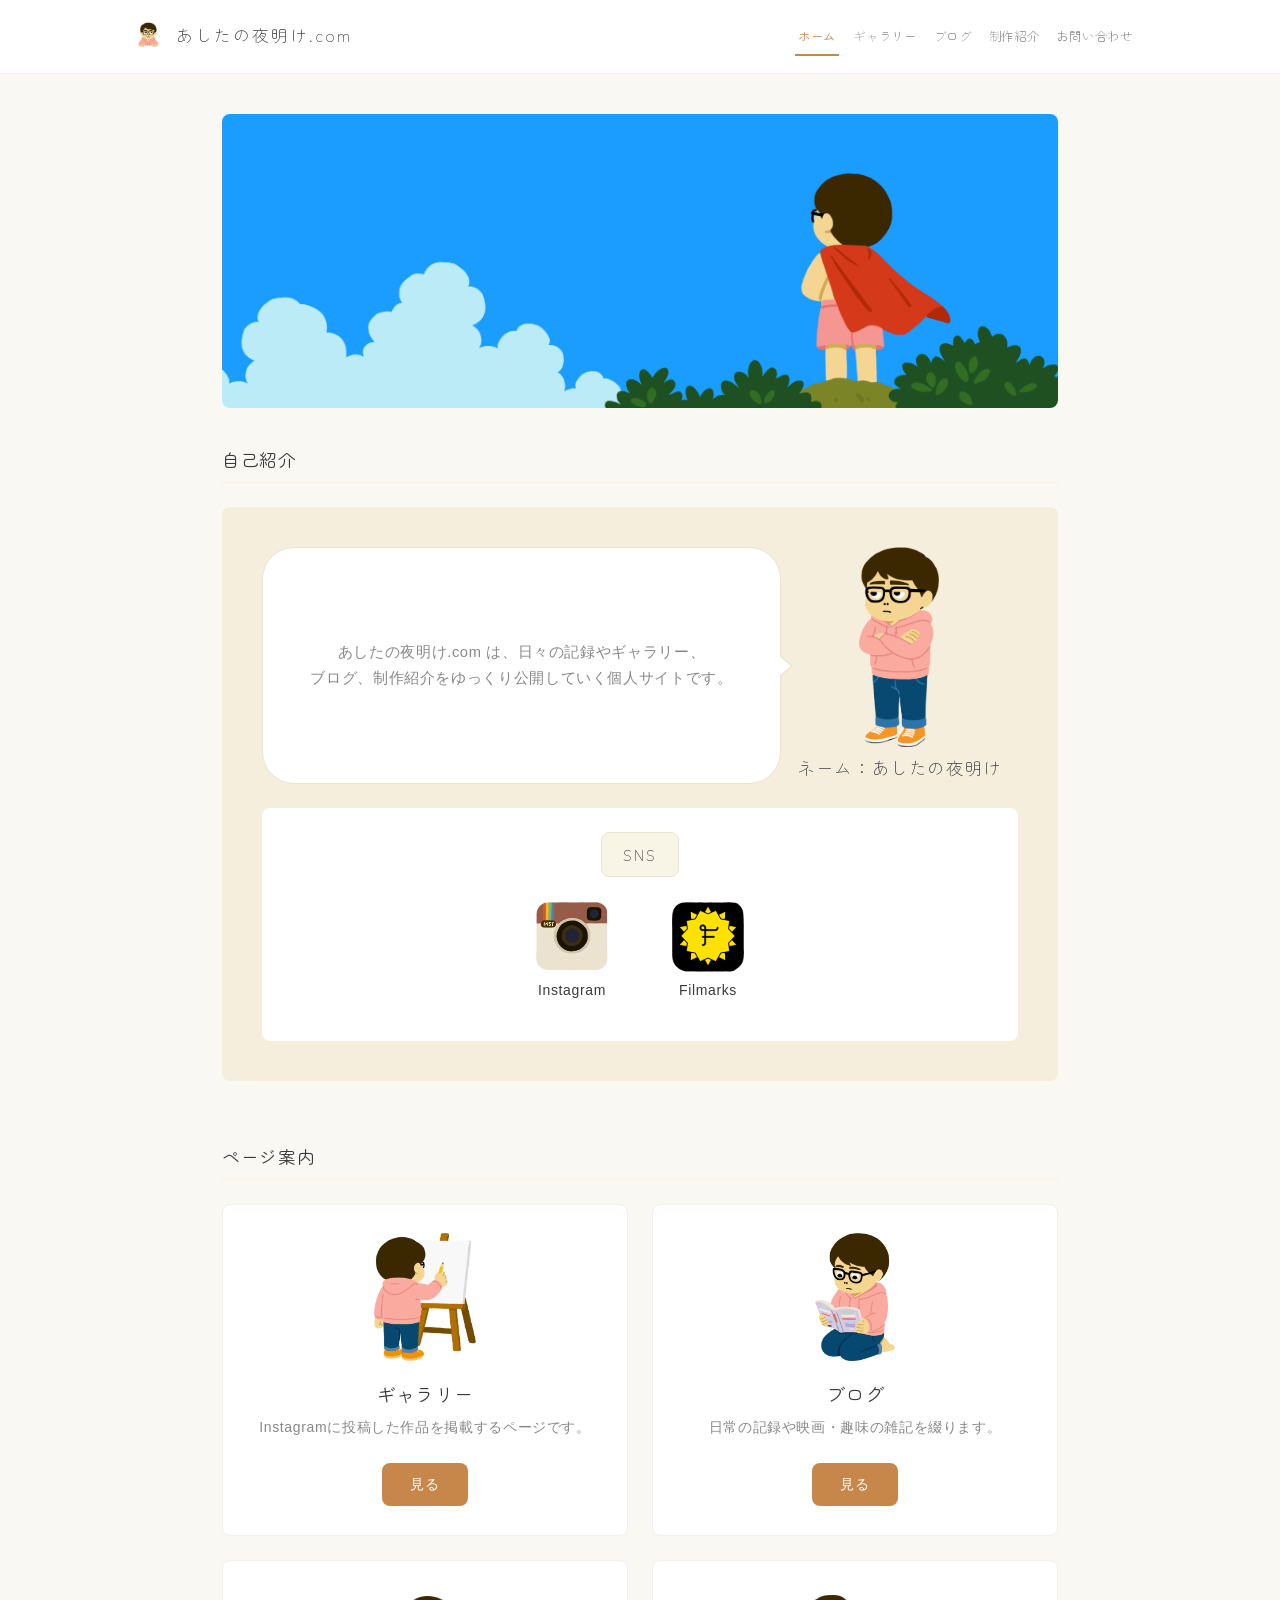
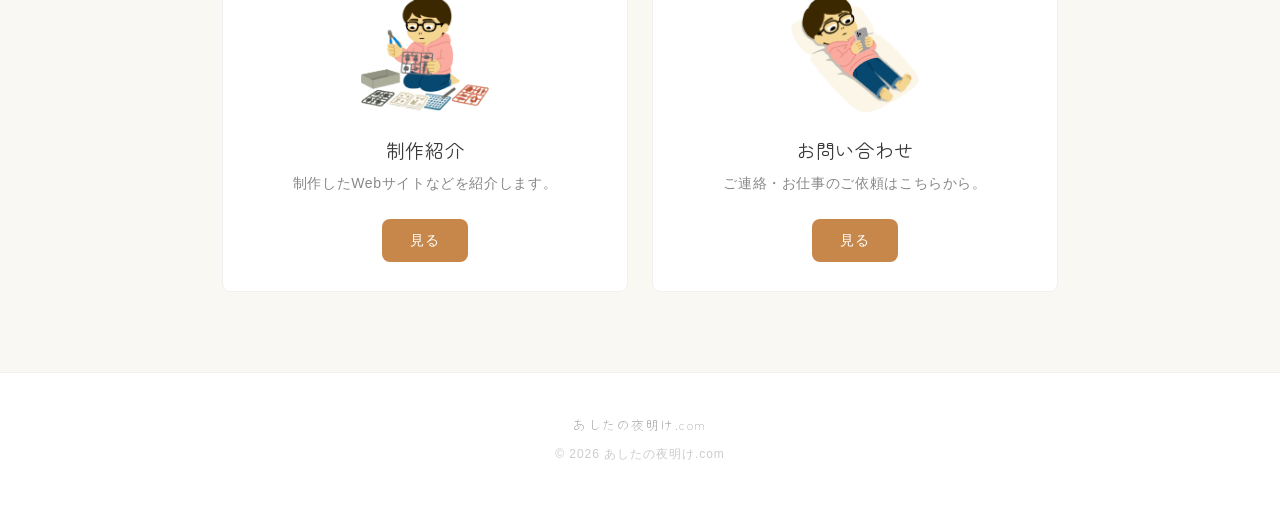
<file: index.html>
<!DOCTYPE html>
<html lang="ja">
<head>
  <meta charset="UTF-8">
  <meta name="viewport" content="width=device-width, initial-scale=1.0">
  <!-- Google tag (gtag.js) -->
  <script async src="https://www.googletagmanager.com/gtag/js?id=G-9WKCQCYGFY"></script>
  <script>
    window.dataLayer = window.dataLayer || [];
    function gtag(){dataLayer.push(arguments);}
    gtag('js', new Date());

    gtag('config', 'G-9WKCQCYGFY');
  </script>
  <link rel="icon" href="images/favicon.png" type="image/png">
  <link rel="apple-touch-icon" href="images/apple-touch-icon.png">

  <meta name="description" content="「あしたの夜明け」は、日々の記録やギャラリー、ブログ、制作紹介をゆっくり公開していく個人サイトです。">

  <link rel="canonical" href="https://ashitanoyoake.com/">

  <meta property="og:title" content="あしたの夜明け | 日常の記録・ギャラリー・作品">
  <meta property="og:description" content="「あしたの夜明け」は、日々の記録やギャラリー、ブログ、制作紹介をゆっくり公開していく個人サイトです。">
  <meta property="og:type" content="website">
  <meta property="og:url" content="https://ashitanoyoake.com/">
  <meta property="og:site_name" content="あしたの夜明け">
  <meta property="og:image" content="https://ashitanoyoake.com/images/ogp.png">
  <meta property="og:image:width" content="1200">
  <meta property="og:image:height" content="630">
  <meta property="og:image:type" content="image/png">

  <meta name="twitter:card" content="summary">
  <meta name="twitter:title" content="あしたの夜明け | 日常の記録・ギャラリー・作品">
  <meta name="twitter:description" content="「あしたの夜明け」は、日々の記録やギャラリー、ブログ、制作紹介をゆっくり公開していく個人サイトです。">
  <meta name="twitter:image" content="https://ashitanoyoake.com/images/ogp.png">

  <script type="application/ld+json">
  {
    "@context": "https://schema.org",
    "@type": "WebSite",
    "name": "あしたの夜明け",
    "alternateName": "Ashita no Yoake",
    "url": "https://ashitanoyoake.com/",
    "description": "好きなものを、好きなかたちで。映画・フィギュア・写真・イラスト・日常の記録をまとめた個人サイト。",
    "inLanguage": "ja"
  }
  </script>
  <script type="application/ld+json">
  {
    "@context": "https://schema.org",
    "@type": "Person",
    "url": "https://ashitanoyoake.com/",
    "sameAs": [
      "https://www.instagram.com/ashitanoyoakedotcom/"
    ]
  }
  </script>

  <title>あしたの夜明け.com | 〜日常の記録〜</title>
  <link rel="preconnect" href="https://fonts.googleapis.com">
  <link rel="preconnect" href="https://fonts.gstatic.com" crossorigin>
  <link href="https://fonts.googleapis.com/css2?family=Zen+Maru+Gothic&display=swap" rel="stylesheet">
  <link rel="stylesheet" href="style.css">
</head>
<body>
  <header class="site-header">
    <div class="layout-inner header-inner">
      <p class="site-logo">
        <a href="index.html">
          <img src="images/favicon.png" alt="" class="site-logo-icon" width="32" height="32">
          あしたの夜明け.com
        </a>
      </p>

      <button class="nav-toggle" type="button" aria-expanded="false" aria-controls="site-nav" aria-label="メニューを開く">
        <span class="nav-toggle-bar"></span>
        <span class="nav-toggle-bar"></span>
        <span class="nav-toggle-bar"></span>
      </button>

      <nav class="site-nav" id="site-nav" aria-label="メインナビゲーション">
        <ul class="nav-list">
          <li><a href="index.html" aria-current="page">ホーム</a></li>
          <li><a href="instagram.html">ギャラリー</a></li>
          <li><a href="blog.html">ブログ</a></li>
          <li><a href="works.html">制作紹介</a></li>
          <li><a href="contact.html">お問い合わせ</a></li>
        </ul>
      </nav>
    </div>
  </header>

  <main class="page-main home-page">
    <div class="content-inner">
      <h1 class="visually-hidden">あしたの夜明け.com</h1>

      <section class="hero home-hero" aria-label="メインビジュアル">
        <!-- メインビジュアル: images/main-visual.jpg を差し替えるだけで反映されます -->
        <div class="hero-visual-wrap">
          <img
            src="images/main-visual.jpg"
            alt="青空の下、丘の上で赤いマントをはおった少年が遠くを見つめているイラスト"
            class="hero-visual"
            width="1024"
            height="682"
          >
        </div>
      </section>

      <section class="home-section intro" aria-labelledby="intro-heading">
        <h2 id="intro-heading" class="section-heading">自己紹介</h2>
        <div class="intro-card">
          <div class="intro-dialogue">
            <div class="intro-speech">
              <p class="intro-text">
                <span class="intro-text-line">あしたの夜明け.com は、日々の記録やギャラリー、</span>
                <span class="intro-text-line">ブログ、制作紹介をゆっくり公開していく個人サイトです。</span>
              </p>
            </div>
            <div class="intro-profile">
              <!-- プロフィール画像: images/profile.jpg を差し替えるだけで反映されます -->
              <img
                src="images/profile.jpg"
                alt="あしたの夜明けのプロフィール画像"
                class="profile-avatar"
                width="80"
              >
              <p class="profile-name">ネーム：あしたの夜明け</p>
            </div>
          </div>
          <div class="intro-sns">
            <div class="intro-sns-card">
              <p class="intro-sns-heading">SNS</p>
              <!-- SNSアイコン: images/sns/ 内の jpg を差し替えるだけで反映されます -->
              <ul class="sns-list">
                <li>
                  <a href="https://www.instagram.com/ashitanoyoakedotcom/" class="sns-link">
                    <img src="images/sns/instagram.jpg" alt="" class="sns-icon" width="64" height="64">
                    <span class="sns-label">Instagram</span>
                  </a>
                </li>
                <li>
                  <a href="https://filmarks.com/users/ashitanoyoake" class="sns-link">
                    <img src="images/sns/filmarks.jpg" alt="" class="sns-icon" width="64" height="64">
                    <span class="sns-label">Filmarks</span>
                  </a>
                </li>
              </ul>
            </div>
          </div>
        </div>
      </section>

      <section class="home-section page-guide" aria-labelledby="guide-heading">
        <h2 id="guide-heading" class="section-heading">ページ案内</h2>
        <!-- ページ案内アイコン: images/guide/ 内の jpg を差し替えるだけで反映されます -->
        <div class="guide-cards">
          <article>
            <a href="instagram.html" class="guide-card-link">
              <img src="images/guide/illustration.jpg" alt="" class="guide-icon" width="128" height="128">
              <h3 class="guide-card-title">ギャラリー</h3>
              <p class="guide-card-text">Instagramに投稿した作品を掲載するページです。</p>
              <span class="guide-card-more">見る</span>
            </a>
          </article>
          <article>
            <a href="blog.html" class="guide-card-link">
              <img src="images/guide/blog.jpg" alt="" class="guide-icon" width="128" height="128">
              <h3 class="guide-card-title">ブログ</h3>
              <p class="guide-card-text">日常の記録や映画・趣味の雑記を綴ります。</p>
              <span class="guide-card-more">見る</span>
            </a>
          </article>
          <article>
            <a href="works.html" class="guide-card-link">
              <img src="images/guide/works.jpg" alt="" class="guide-icon" width="128" height="128">
              <h3 class="guide-card-title">制作紹介</h3>
              <p class="guide-card-text">制作したWebサイトなどを紹介します。</p>
              <span class="guide-card-more">見る</span>
            </a>
          </article>
          <article>
            <a href="contact.html" class="guide-card-link">
              <img src="images/guide/contact.jpg" alt="" class="guide-icon" width="128" height="128">
              <h3 class="guide-card-title">お問い合わせ</h3>
              <p class="guide-card-text">ご連絡・お仕事のご依頼はこちらから。</p>
              <span class="guide-card-more">見る</span>
            </a>
          </article>
        </div>
      </section>
    </div>
  </main>

  <footer class="site-footer">
    <div class="layout-inner footer-inner">
      <p class="footer-brand">あしたの夜明け.com</p>
      <p class="footer-copy">&copy; 2026 あしたの夜明け.com</p>
    </div>
  </footer>

  <button class="page-top-button" type="button" aria-label="ページトップへ戻る">↑ Top</button>

  <script src="script.js"></script>
</body>
</html>
</file>
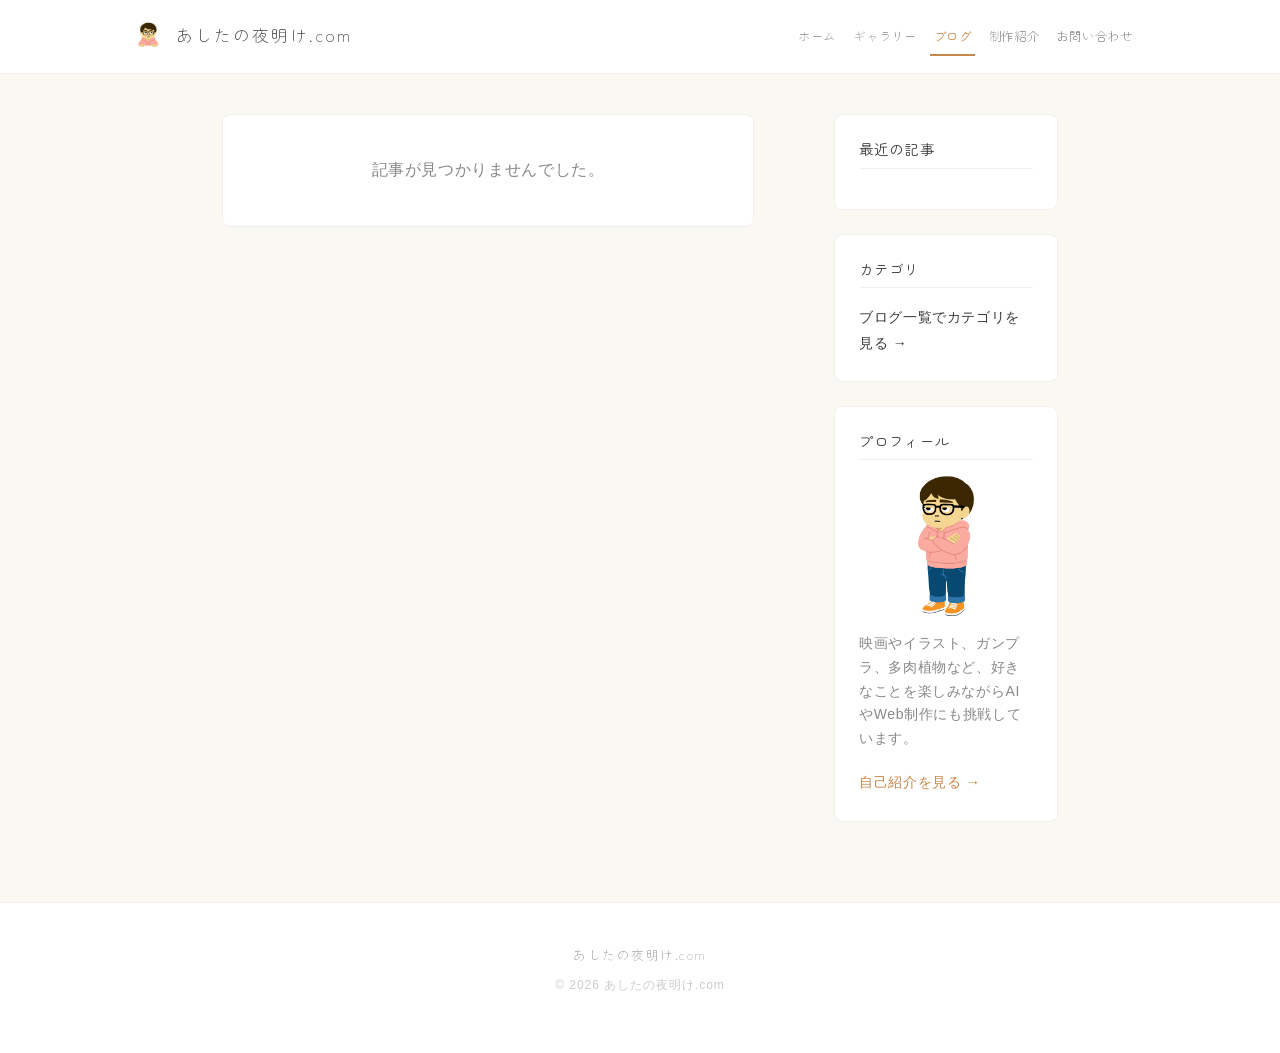
<file: blog-post.html>
<!DOCTYPE html>
<html lang="ja">
<head>
  <meta charset="UTF-8">
  <meta name="viewport" content="width=device-width, initial-scale=1.0">
  <!-- Google tag (gtag.js) -->
  <script async src="https://www.googletagmanager.com/gtag/js?id=G-9WKCQCYGFY"></script>
  <script>
    window.dataLayer = window.dataLayer || [];
    function gtag(){dataLayer.push(arguments);}
    gtag('js', new Date());

    gtag('config', 'G-9WKCQCYGFY');
  </script>
  <link rel="icon" href="images/favicon.png" type="image/png">
  <link rel="apple-touch-icon" href="images/apple-touch-icon.png">
  <meta name="description" content="ブログ記事 — あしたの夜明け.com">
  <title>ブログ記事 | あしたの夜明け.com</title>
  <link rel="preconnect" href="https://fonts.googleapis.com">
  <link rel="preconnect" href="https://fonts.gstatic.com" crossorigin>
  <link href="https://fonts.googleapis.com/css2?family=Zen+Maru+Gothic&display=swap" rel="stylesheet">
  <link rel="stylesheet" href="style.css">
</head>
<body>
  <header class="site-header">
    <div class="layout-inner header-inner">
      <p class="site-logo">
        <a href="index.html">
          <img src="images/favicon.png" alt="" class="site-logo-icon" width="32" height="32">
          あしたの夜明け.com
        </a>
      </p>

      <button class="nav-toggle" type="button" aria-expanded="false" aria-controls="site-nav" aria-label="メニューを開く">
        <span class="nav-toggle-bar"></span>
        <span class="nav-toggle-bar"></span>
        <span class="nav-toggle-bar"></span>
      </button>

      <nav class="site-nav" id="site-nav" aria-label="メインナビゲーション">
        <ul class="nav-list">
          <li><a href="index.html">ホーム</a></li>
          <li><a href="instagram.html">ギャラリー</a></li>
          <li><a href="blog.html" aria-current="page">ブログ</a></li>
          <li><a href="works.html">制作紹介</a></li>
          <li><a href="contact.html">お問い合わせ</a></li>
        </ul>
      </nav>
    </div>
  </header>

  <main class="content-inner page-main">
    <div class="blog-layout">
      <div class="blog-main" data-blog-post-root>
        <article class="blog-post" hidden>
          <p class="blog-post-back">
            <a href="blog.html" class="blog-post-back-link">← ブログ一覧へ戻る</a>
          </p>
          <header class="blog-post-header">
            <time class="blog-post-date blog-date"></time>
            <span class="blog-post-category blog-category"></span>
            <h1 class="blog-post-title"></h1>
            <ul class="blog-post-tags" hidden></ul>
            <img class="blog-post-thumb" alt="" width="480" height="270" hidden>
          </header>
          <div class="blog-post-body"></div>
        </article>
        <p class="blog-post-message">読み込み中...</p>
      </div>

      <aside class="blog-sidebar" aria-label="ブログサイドバー">
        <section class="blog-widget blog-widget-recent">
          <h2 class="blog-widget-title">最近の記事</h2>
          <ul class="blog-recent-list" aria-live="polite"></ul>
        </section>

        <section class="blog-widget blog-widget-categories">
          <h2 class="blog-widget-title">カテゴリ</h2>
          <p class="blog-post-sidebar-note">
            <a href="blog.html">ブログ一覧でカテゴリを見る →</a>
          </p>
        </section>

        <section class="blog-widget blog-widget-profile">
          <h2 class="blog-widget-title">プロフィール</h2>
          <img
            src="images/profile.jpg"
            alt="あしたの夜明けのプロフィール画像"
            class="blog-profile-avatar"
            width="56"
            height="56"
          >
          <p class="blog-profile-text">映画やイラスト、ガンプラ、多肉植物など、好きなことを楽しみながらAIやWeb制作にも挑戦しています。</p>
          <a href="index.html#intro-heading" class="blog-profile-link">自己紹介を見る →</a>
        </section>
      </aside>
    </div>
  </main>

  <footer class="site-footer">
    <div class="layout-inner footer-inner">
      <p class="footer-brand">あしたの夜明け.com</p>
      <p class="footer-copy">&copy; 2026 あしたの夜明け.com</p>
    </div>
  </footer>

  <button class="page-top-button" type="button" aria-label="ページトップへ戻る">↑ Top</button>

  <script src="script.js"></script>
  <script src="js/blog-common.js"></script>
  <script src="js/blog-post.js"></script>
</body>
</html>
</file>
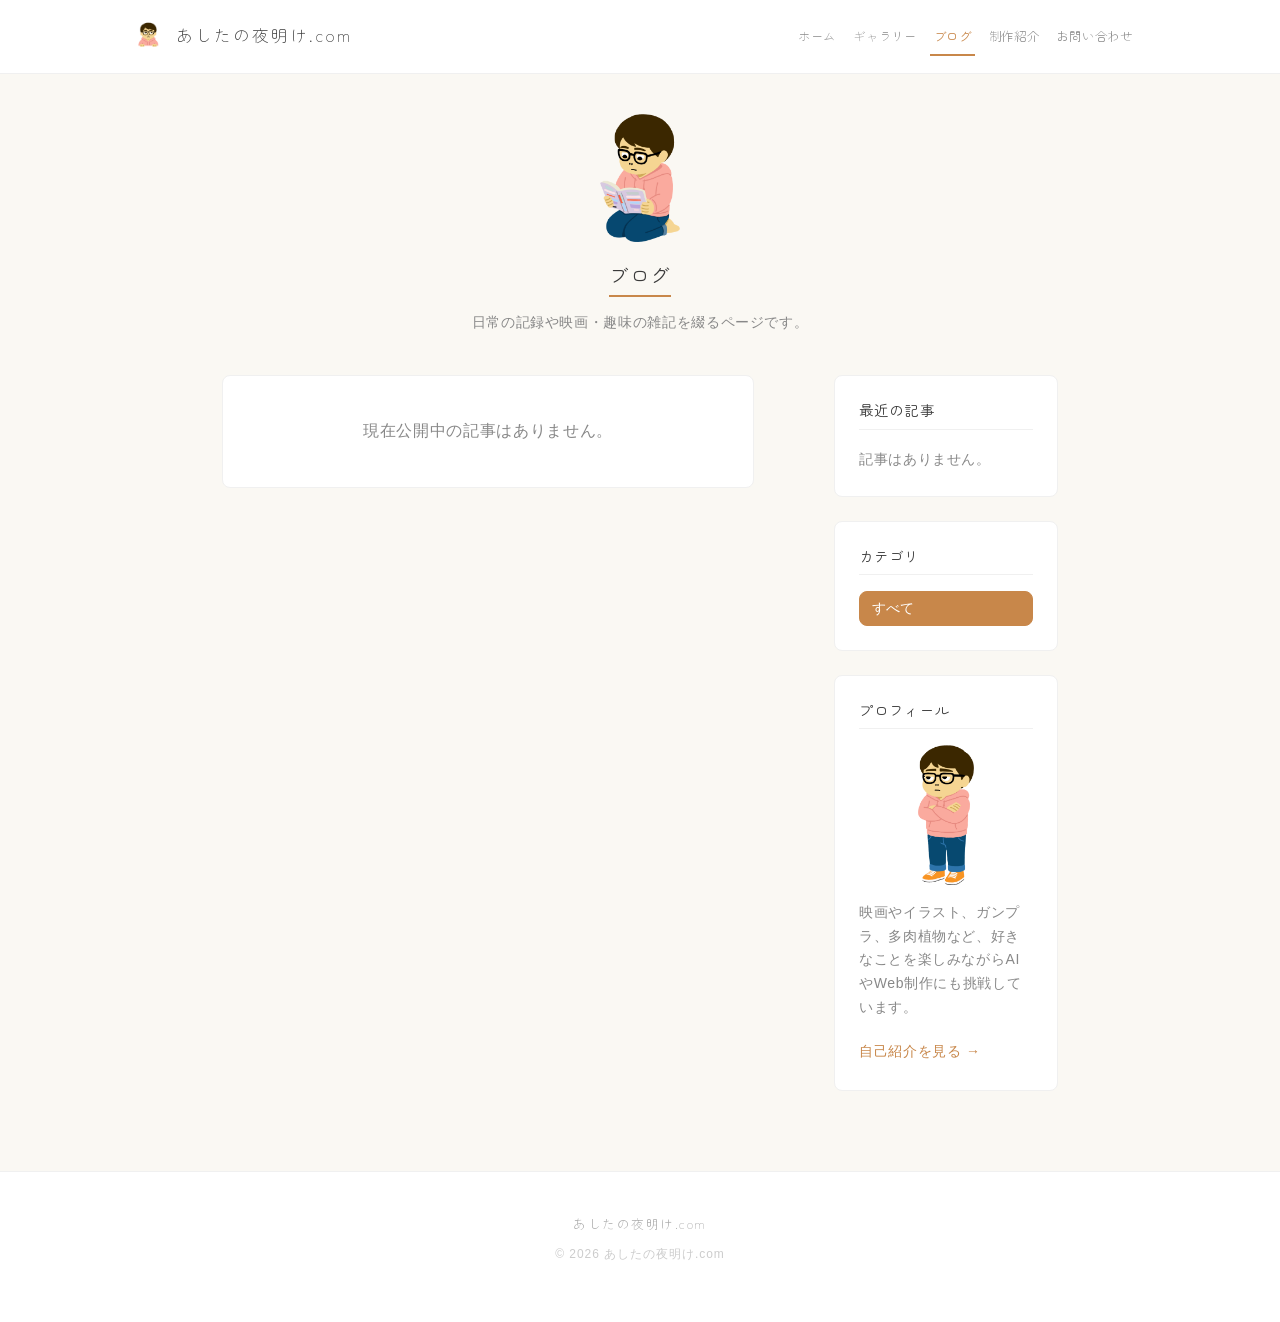
<file: blog.html>
<!DOCTYPE html>
<html lang="ja">
<head>
  <meta charset="UTF-8">
  <meta name="viewport" content="width=device-width, initial-scale=1.0">
  <!-- Google tag (gtag.js) -->
  <script async src="https://www.googletagmanager.com/gtag/js?id=G-9WKCQCYGFY"></script>
  <script>
    window.dataLayer = window.dataLayer || [];
    function gtag(){dataLayer.push(arguments);}
    gtag('js', new Date());

    gtag('config', 'G-9WKCQCYGFY');
  </script>
  <link rel="icon" href="images/favicon.png" type="image/png">
  <link rel="apple-touch-icon" href="images/apple-touch-icon.png">
  <meta name="description" content="ブログ — あしたの夜明け.com">
  <title>ブログ | あしたの夜明け.com</title>
  <link rel="preconnect" href="https://fonts.googleapis.com">
  <link rel="preconnect" href="https://fonts.gstatic.com" crossorigin>
  <link href="https://fonts.googleapis.com/css2?family=Zen+Maru+Gothic&display=swap" rel="stylesheet">
  <link rel="stylesheet" href="style.css">
</head>
<body>
  <header class="site-header">
    <div class="layout-inner header-inner">
      <p class="site-logo">
        <a href="index.html">
          <img src="images/favicon.png" alt="" class="site-logo-icon" width="32" height="32">
          あしたの夜明け.com
        </a>
      </p>

      <button class="nav-toggle" type="button" aria-expanded="false" aria-controls="site-nav" aria-label="メニューを開く">
        <span class="nav-toggle-bar"></span>
        <span class="nav-toggle-bar"></span>
        <span class="nav-toggle-bar"></span>
      </button>

      <nav class="site-nav" id="site-nav" aria-label="メインナビゲーション">
        <ul class="nav-list">
          <li><a href="index.html">ホーム</a></li>
          <li><a href="instagram.html">ギャラリー</a></li>
          <li><a href="blog.html" aria-current="page">ブログ</a></li>
          <li><a href="works.html">制作紹介</a></li>
          <li><a href="contact.html">お問い合わせ</a></li>
        </ul>
      </nav>
    </div>
  </header>

  <main class="content-inner page-main">
    <header class="page-header">
      <div class="page-deco">
        <img src="images/guide/blog.jpg" alt="" class="page-deco-image page-deco-image-sm" width="128" height="128">
      </div>
      <h1 class="page-title">ブログ</h1>
      <p class="page-lead">日常の記録や映画・趣味の雑記を綴るページです。</p>
    </header>

    <div class="blog-layout">
      <div class="blog-main" data-blog-list-root>
        <ul class="blog-list" aria-live="polite" hidden></ul>
        <p class="blog-list-message">読み込み中...</p>
      </div>

      <aside class="blog-sidebar" aria-label="ブログサイドバー">
        <section class="blog-widget blog-widget-recent">
          <h2 class="blog-widget-title">最近の記事</h2>
          <ul class="blog-recent-list" aria-live="polite"></ul>
        </section>

        <section class="blog-widget blog-widget-categories">
          <h2 class="blog-widget-title">カテゴリ</h2>
          <ul class="blog-category-list"></ul>
        </section>

        <section class="blog-widget blog-widget-profile">
          <h2 class="blog-widget-title">プロフィール</h2>
          <img
            src="images/profile.jpg"
            alt="あしたの夜明けのプロフィール画像"
            class="blog-profile-avatar"
            width="56"
            height="56"
          >
          <p class="blog-profile-text">映画やイラスト、ガンプラ、多肉植物など、好きなことを楽しみながらAIやWeb制作にも挑戦しています。</p>
          <a href="index.html#intro-heading" class="blog-profile-link">自己紹介を見る →</a>
        </section>
      </aside>
    </div>
  </main>

  <footer class="site-footer">
    <div class="layout-inner footer-inner">
      <p class="footer-brand">あしたの夜明け.com</p>
      <p class="footer-copy">&copy; 2026 あしたの夜明け.com</p>
    </div>
  </footer>

  <button class="page-top-button" type="button" aria-label="ページトップへ戻る">↑ Top</button>

  <script src="script.js"></script>
  <script src="js/blog-common.js"></script>
  <script src="js/blog-categories.js"></script>
  <script src="js/blog-post-category.js"></script>
  <script src="js/blog-list.js"></script>
</body>
</html>
</file>
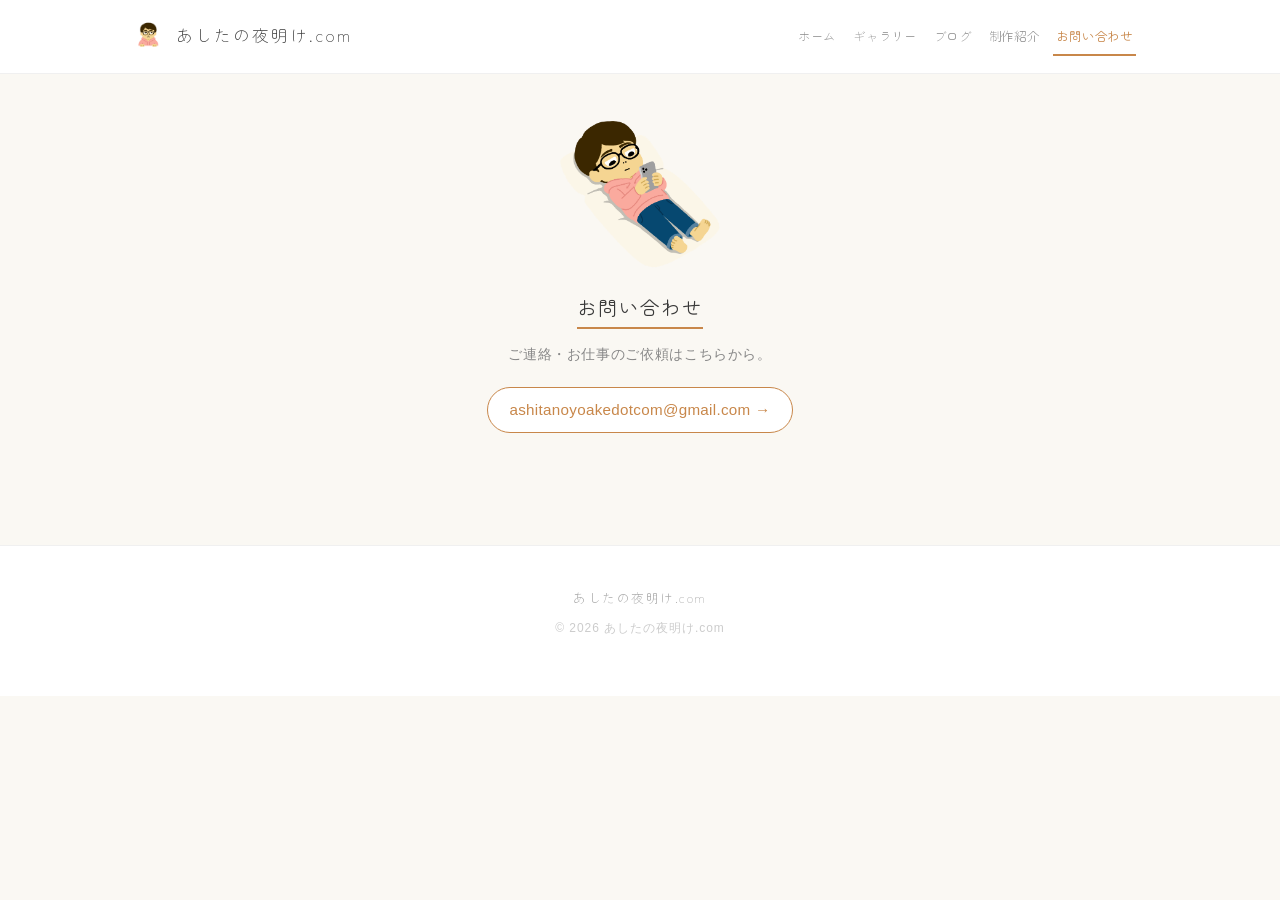
<file: contact.html>
<!DOCTYPE html>
<html lang="ja">
<head>
  <meta charset="UTF-8">
  <meta name="viewport" content="width=device-width, initial-scale=1.0">
  <!-- Google tag (gtag.js) -->
  <script async src="https://www.googletagmanager.com/gtag/js?id=G-9WKCQCYGFY"></script>
  <script>
    window.dataLayer = window.dataLayer || [];
    function gtag(){dataLayer.push(arguments);}
    gtag('js', new Date());

    gtag('config', 'G-9WKCQCYGFY');
  </script>
  <link rel="icon" href="images/favicon.png" type="image/png">
  <link rel="apple-touch-icon" href="images/apple-touch-icon.png">
  <meta name="description" content="お問い合わせ — あしたの夜明け.com">
  <title>お問い合わせ | あしたの夜明け.com</title>
  <link rel="preconnect" href="https://fonts.googleapis.com">
  <link rel="preconnect" href="https://fonts.gstatic.com" crossorigin>
  <link href="https://fonts.googleapis.com/css2?family=Zen+Maru+Gothic&display=swap" rel="stylesheet">
  <link rel="stylesheet" href="style.css">
</head>
<body>
  <header class="site-header">
    <div class="layout-inner header-inner">
      <p class="site-logo">
        <a href="index.html">
          <img src="images/favicon.png" alt="" class="site-logo-icon" width="32" height="32">
          あしたの夜明け.com
        </a>
      </p>

      <button class="nav-toggle" type="button" aria-expanded="false" aria-controls="site-nav" aria-label="メニューを開く">
        <span class="nav-toggle-bar"></span>
        <span class="nav-toggle-bar"></span>
        <span class="nav-toggle-bar"></span>
      </button>

      <nav class="site-nav" id="site-nav" aria-label="メインナビゲーション">
        <ul class="nav-list">
          <li><a href="index.html">ホーム</a></li>
          <li><a href="instagram.html">ギャラリー</a></li>
          <li><a href="blog.html">ブログ</a></li>
          <li><a href="works.html">制作紹介</a></li>
          <li><a href="contact.html" aria-current="page">お問い合わせ</a></li>
        </ul>
      </nav>
    </div>
  </header>

  <main class="content-inner page-main">
    <header class="page-header">
      <div class="page-deco">
        <img src="images/guide/contact.jpg" alt="" class="page-deco-image" width="160" height="160">
      </div>
      <h1 class="page-title">お問い合わせ</h1>
      <p class="page-lead">ご連絡・お仕事のご依頼はこちらから。</p>
    </header>

    <div class="contact-body">
      <p class="contact-email">
        <a class="contact-email-link" href="mailto:ashitanoyoakedotcom@gmail.com">ashitanoyoakedotcom@gmail.com →</a>
      </p>
    </div>
  </main>

  <footer class="site-footer">
    <div class="layout-inner footer-inner">
      <p class="footer-brand">あしたの夜明け.com</p>
      <p class="footer-copy">&copy; 2026 あしたの夜明け.com</p>
    </div>
  </footer>

  <button class="page-top-button" type="button" aria-label="ページトップへ戻る">↑ Top</button>

  <script src="script.js"></script>
</body>
</html>
</file>
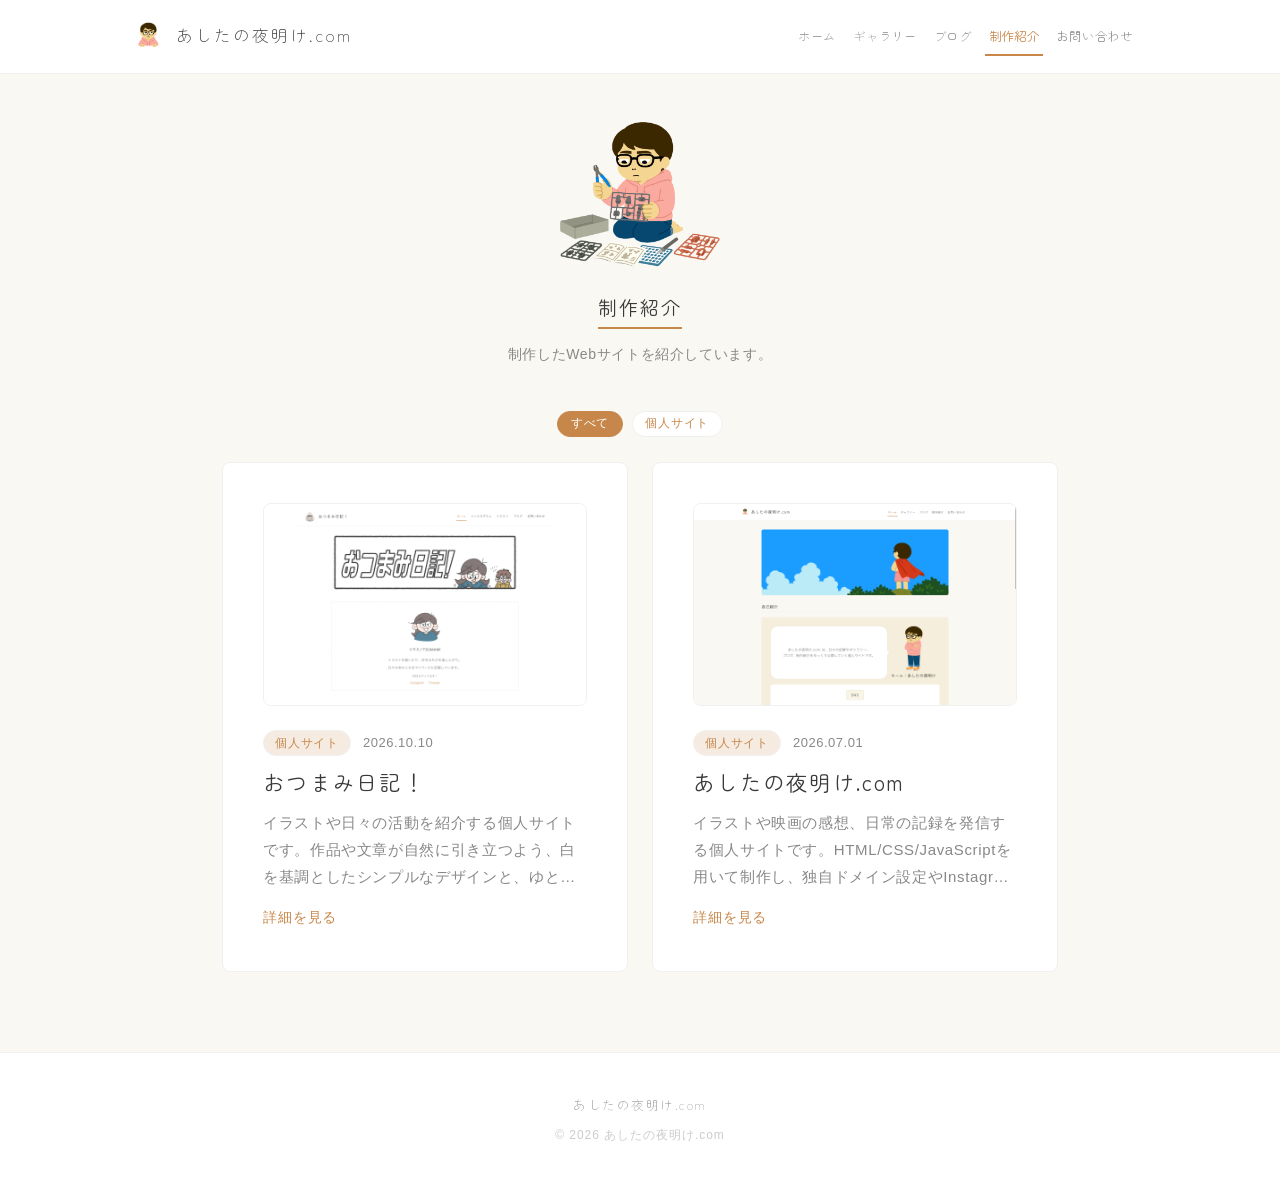
<file: works.html>
<!DOCTYPE html>
<html lang="ja">
<head>
  <meta charset="UTF-8">
  <meta name="viewport" content="width=device-width, initial-scale=1.0">
  <!-- Google tag (gtag.js) -->
  <script async src="https://www.googletagmanager.com/gtag/js?id=G-9WKCQCYGFY"></script>
  <script>
    window.dataLayer = window.dataLayer || [];
    function gtag(){dataLayer.push(arguments);}
    gtag('js', new Date());

    gtag('config', 'G-9WKCQCYGFY');
  </script>
  <link rel="icon" href="images/favicon.png" type="image/png">
  <link rel="apple-touch-icon" href="images/apple-touch-icon.png">
  <meta name="description" content="制作紹介 — あしたの夜明け.com">
  <title>制作紹介 | あしたの夜明け.com</title>
  <link rel="preconnect" href="https://fonts.googleapis.com">
  <link rel="preconnect" href="https://fonts.gstatic.com" crossorigin>
  <link href="https://fonts.googleapis.com/css2?family=Zen+Maru+Gothic&display=swap" rel="stylesheet">
  <link rel="stylesheet" href="style.css">
</head>
<body>
  <header class="site-header">
    <div class="layout-inner header-inner">
      <p class="site-logo">
        <a href="index.html">
          <img src="images/favicon.png" alt="" class="site-logo-icon" width="32" height="32">
          あしたの夜明け.com
        </a>
      </p>

      <button class="nav-toggle" type="button" aria-expanded="false" aria-controls="site-nav" aria-label="メニューを開く">
        <span class="nav-toggle-bar"></span>
        <span class="nav-toggle-bar"></span>
        <span class="nav-toggle-bar"></span>
      </button>

      <nav class="site-nav" id="site-nav" aria-label="メインナビゲーション">
        <ul class="nav-list">
          <li><a href="index.html">ホーム</a></li>
          <li><a href="instagram.html">ギャラリー</a></li>
          <li><a href="blog.html">ブログ</a></li>
          <li><a href="works.html" aria-current="page">制作紹介</a></li>
          <li><a href="contact.html">お問い合わせ</a></li>
        </ul>
      </nav>
    </div>
  </header>

  <main class="content-inner page-main">
    <header class="page-header">
      <div class="page-deco">
        <img src="images/guide/works.jpg" alt="" class="page-deco-image" width="160" height="160">
      </div>
      <h1 class="page-title">制作紹介</h1>
      <p class="page-lead">制作したWebサイトを紹介しています。</p>
    </header>

    <section class="works-list-section" aria-label="制作紹介" data-works-list-root>
      <nav class="works-categories" aria-label="制作紹介カテゴリー" hidden>
        <ul class="works-category-list"></ul>
      </nav>
      <ul class="works-list" aria-live="polite" hidden></ul>
      <p class="works-list-message">読み込み中...</p>
    </section>
  </main>

  <footer class="site-footer">
    <div class="layout-inner footer-inner">
      <p class="footer-brand">あしたの夜明け.com</p>
      <p class="footer-copy">&copy; 2026 あしたの夜明け.com</p>
    </div>
  </footer>

  <button class="page-top-button" type="button" aria-label="ページトップへ戻る">↑ Top</button>

  <script src="script.js"></script>
  <script src="js/works-categories.js"></script>
  <script src="js/works-list.js"></script>
</body>
</html>
</file>
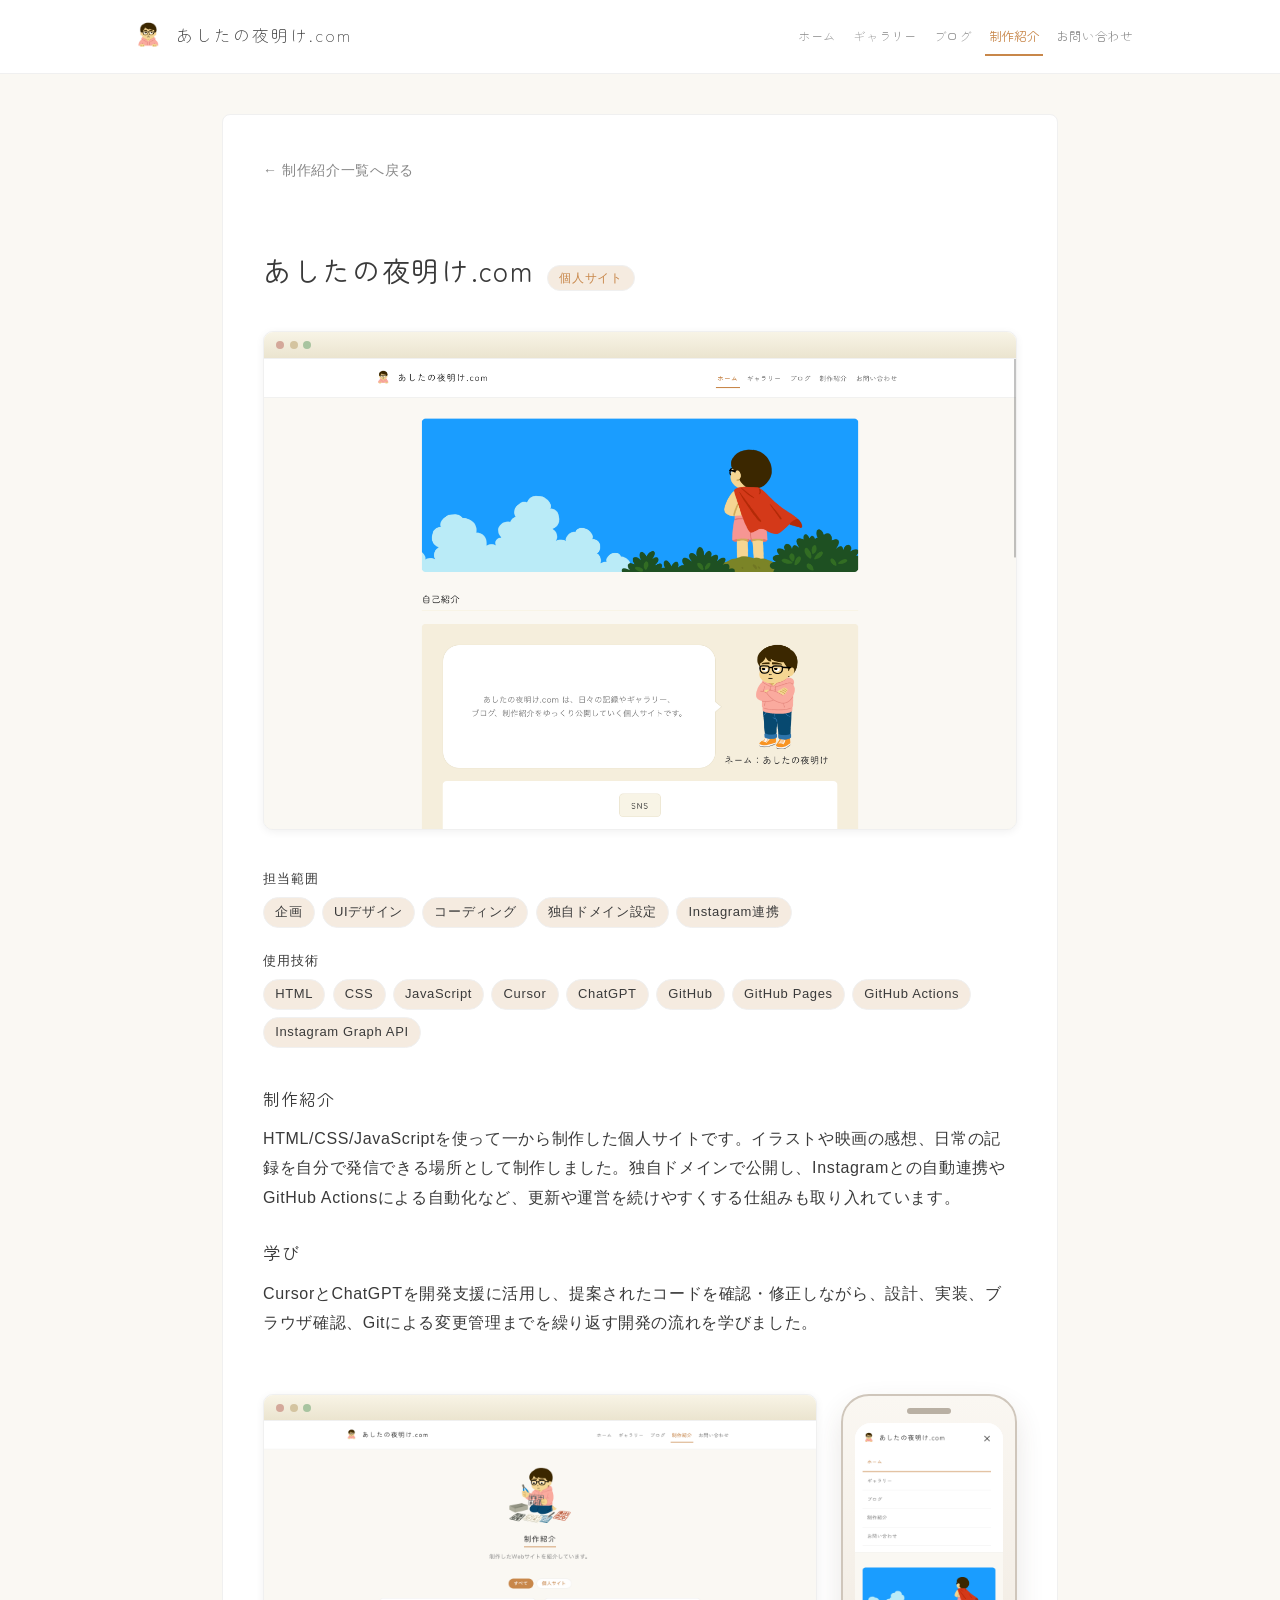
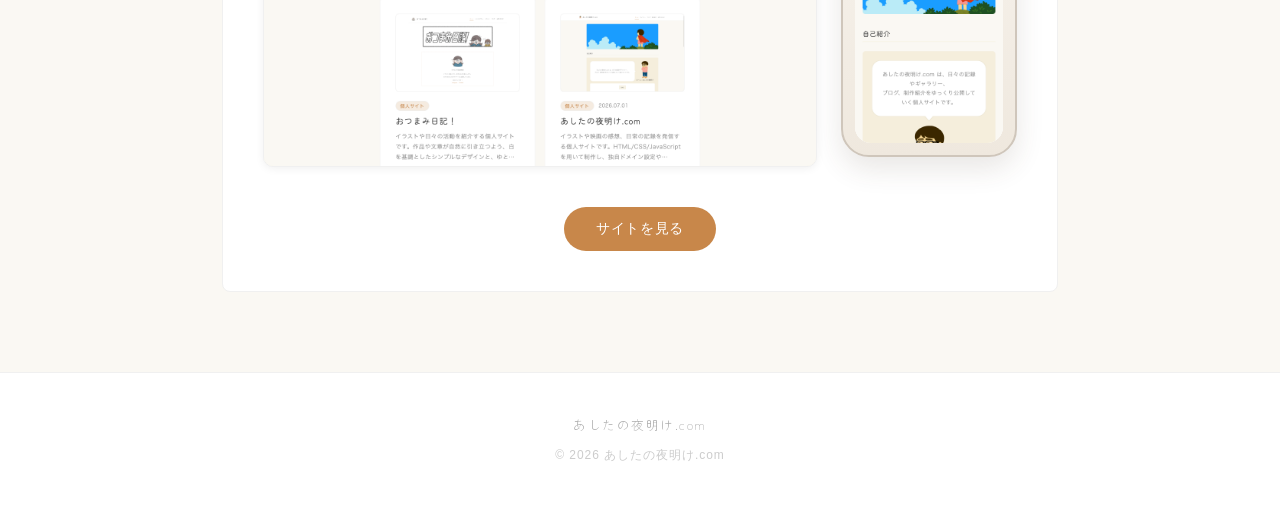
<file: works/あしたの夜明けcom.html>
<!DOCTYPE html>
<html lang="ja">
<head>
  <meta charset="UTF-8">
  <meta name="viewport" content="width=device-width, initial-scale=1.0">
  <script async src="https://www.googletagmanager.com/gtag/js?id=G-9WKCQCYGFY"></script>
  <script>
    window.dataLayer = window.dataLayer || [];
    function gtag(){dataLayer.push(arguments);}
    gtag('js', new Date());
    gtag('config', 'G-9WKCQCYGFY');
  </script>
  <link rel="icon" href="/images/favicon.png" type="image/png">
  <link rel="apple-touch-icon" href="/images/apple-touch-icon.png">
  <title>あしたの夜明け.com | 制作紹介 | あしたの夜明け</title>
  <meta name="description" content="イラストや映画の感想、日常の記録を発信する個人サイトです。HTML/CSS/JavaScriptを用いて制作し、独自ドメイン設定やInstagram連携、GitHub Actionsによる自動化なども取り入れています。">
  <link rel="canonical" href="https://ashitanoyoake.com/works/%E3%81%82%E3%81%97%E3%81%9F%E3%81%AE%E5%A4%9C%E6%98%8E%E3%81%91com.html">
  <meta property="og:title" content="あしたの夜明け.com">
  <meta property="og:description" content="イラストや映画の感想、日常の記録を発信する個人サイトです。HTML/CSS/JavaScriptを用いて制作し、独自ドメイン設定やInstagram連携、GitHub Actionsによる自動化なども取り入れています。">
  <meta property="og:type" content="website">
  <meta property="og:url" content="https://ashitanoyoake.com/works/%E3%81%82%E3%81%97%E3%81%9F%E3%81%AE%E5%A4%9C%E6%98%8E%E3%81%91com.html">
  <meta property="og:image" content="https://ashitanoyoake.com/images/posts/88cf6717.png">
  <meta property="og:site_name" content="あしたの夜明け">
  <meta name="twitter:card" content="summary_large_image">
  <meta name="twitter:title" content="あしたの夜明け.com">
  <meta name="twitter:description" content="イラストや映画の感想、日常の記録を発信する個人サイトです。HTML/CSS/JavaScriptを用いて制作し、独自ドメイン設定やInstagram連携、GitHub Actionsによる自動化なども取り入れています。">
  <meta name="twitter:image" content="https://ashitanoyoake.com/images/posts/88cf6717.png">
  <script type="application/ld+json">{"@context":"https://schema.org","@type":"CreativeWork","name":"あしたの夜明け.com","description":"イラストや映画の感想、日常の記録を発信する個人サイトです。HTML/CSS/JavaScriptを用いて制作し、独自ドメイン設定やInstagram連携、GitHub Actionsによる自動化なども取り入れています。","url":"https://ashitanoyoake.com/works/%E3%81%82%E3%81%97%E3%81%9F%E3%81%AE%E5%A4%9C%E6%98%8E%E3%81%91com.html","image":"https://ashitanoyoake.com/images/posts/88cf6717.png","inLanguage":"ja","author":{"@type":"Person","url":"https://ashitanoyoake.com/"},"datePublished":"2026-09-08","dateModified":"2026-09-08"}</script>
  <link rel="preconnect" href="https://fonts.googleapis.com">
  <link rel="preconnect" href="https://fonts.gstatic.com" crossorigin>
  <link href="https://fonts.googleapis.com/css2?family=Zen+Maru+Gothic&display=swap" rel="stylesheet">
  <link rel="stylesheet" href="/style.css">
</head>
<body>
  <header class="site-header">
    <div class="layout-inner header-inner">
      <p class="site-logo">
        <a href="/index.html">
          <img src="/images/favicon.png" alt="" class="site-logo-icon" width="32" height="32">
          あしたの夜明け.com
        </a>
      </p>
      <button class="nav-toggle" type="button" aria-expanded="false" aria-controls="site-nav" aria-label="メニューを開く">
        <span class="nav-toggle-bar"></span>
        <span class="nav-toggle-bar"></span>
        <span class="nav-toggle-bar"></span>
      </button>
      <nav class="site-nav" id="site-nav" aria-label="メインナビゲーション">
        <ul class="nav-list">
          <li><a href="/index.html">ホーム</a></li>
          <li><a href="/instagram.html">ギャラリー</a></li>
          <li><a href="/blog.html">ブログ</a></li>
          <li><a href="/works.html" aria-current="page">制作紹介</a></li>
          <li><a href="/contact.html">お問い合わせ</a></li>
        </ul>
      </nav>
    </div>
  </header>
  <main class="work-detail">
    <article class="work-detail__article">
      <p class="blog-post-back">
        <a href="/works.html" class="blog-post-back-link">← 制作紹介一覧へ戻る</a>
      </p>
      <header class="work-detail__header">
        <div class="work-detail__title-row">
          <h1 class="work-detail__title">あしたの夜明け.com</h1>
          <a href="/works.html?category=%E5%80%8B%E4%BA%BA%E3%82%B5%E3%82%A4%E3%83%88" class="work-detail__category">個人サイト</a>
        </div>
      </header>
<section class="work-detail__media work-detail__media--featured" aria-label="メイン画像">
<div class="work-detail__browser work-media__frame work-media__frame--pc">
  <div class="work-detail__browser-bar" aria-hidden="true">
    <span class="work-detail__browser-dot"></span>
    <span class="work-detail__browser-dot"></span>
    <span class="work-detail__browser-dot"></span>
  </div>
  <div class="work-detail__browser-screen"><button type="button" class="work-media__zoom" data-work-lightbox-src="/images/posts/88cf6717.png" data-work-lightbox-alt="メイン画像">
  <img class="work-detail__hero-image" src="/images/posts/88cf6717.png" alt="メイン画像" loading="lazy" decoding="async">
</button></div>
</div>
</section>

<section class="work-detail__production" aria-label="制作情報">
<div class="work-detail__production-item">
  <h2 class="work-detail__section-title">担当範囲</h2>
  <ul class="work-detail__tags"><li class="work-detail__tag">企画</li><li class="work-detail__tag">UIデザイン</li><li class="work-detail__tag">コーディング</li><li class="work-detail__tag">独自ドメイン設定</li><li class="work-detail__tag">Instagram連携</li></ul>
</div>
<div class="work-detail__production-item">
  <h2 class="work-detail__section-title">使用技術</h2>
  <ul class="work-detail__tags"><li class="work-detail__tag">HTML</li><li class="work-detail__tag">CSS</li><li class="work-detail__tag">JavaScript</li><li class="work-detail__tag">Cursor</li><li class="work-detail__tag">ChatGPT</li><li class="work-detail__tag">GitHub</li><li class="work-detail__tag">GitHub Pages</li><li class="work-detail__tag">GitHub Actions</li><li class="work-detail__tag">Instagram Graph API</li></ul>
</div>
</section>

<section class="work-detail__intro" aria-labelledby="work-detail-intro-heading">
  <h2 id="work-detail-intro-heading" class="work-detail__section-title">制作紹介</h2>
  <div class="work-detail__body"><p>HTML/CSS/JavaScriptを使って一から制作した個人サイトです。イラストや映画の感想、日常の記録を自分で発信できる場所として制作しました。独自ドメインで公開し、Instagramとの自動連携やGitHub Actionsによる自動化など、更新や運営を続けやすくする仕組みも取り入れています。</p><h2>学び</h2><p>CursorとChatGPTを開発支援に活用し、提案されたコードを確認・修正しながら、設計、実装、ブラウザ確認、Gitによる変更管理までを繰り返す開発の流れを学びました。</p></div>
</section>

<section class="work-detail__media work-detail__media--additional" aria-label="追加画像">
<div class="work-detail__device-pair">
  <div class="work-detail__device-pair-pc"><div class="work-detail__browser work-media__frame work-media__frame--pc">
  <div class="work-detail__browser-bar" aria-hidden="true">
    <span class="work-detail__browser-dot"></span>
    <span class="work-detail__browser-dot"></span>
    <span class="work-detail__browser-dot"></span>
  </div>
  <div class="work-detail__browser-screen"><button type="button" class="work-media__zoom" data-work-lightbox-src="/images/posts/7e9ff929.png" data-work-lightbox-alt="サブ画像 1">
  <img class="work-detail__hero-image" src="/images/posts/7e9ff929.png" alt="サブ画像 1" loading="lazy" decoding="async">
</button></div>
</div></div>
  <div class="work-detail__device-pair-phone"><div class="work-media__frame work-media__frame--phone">
  <div class="work-media__phone-shell">
    <div class="work-media__phone-notch" aria-hidden="true"></div>
    <div class="work-media__phone-screen"><button type="button" class="work-media__zoom" data-work-lightbox-src="/images/posts/696cda2b.png" data-work-lightbox-alt="サブ画像 2">
  <img class="work-media__phone-image" src="/images/posts/696cda2b.png" alt="サブ画像 2" loading="lazy" decoding="async">
</button></div>
  </div>
</div></div>
</div>
</section>

<div class="work-detail__link">
  <a class="work-detail__link-button" href="https://ashitanoyoake.com/" target="_blank" rel="noopener noreferrer">サイトを見る</a>
</div>
    </article>
  </main>

  <dialog class="work-lightbox" id="work-lightbox" aria-label="画像の拡大表示">
  <form method="dialog" class="work-lightbox__form">
    <button type="submit" class="work-lightbox__close" aria-label="閉じる">閉じる</button>
  </form>
  <img class="work-lightbox__image" alt="">
</dialog>
<script>
(function () {
  var dialog = document.getElementById('work-lightbox');
  if (!dialog || typeof dialog.showModal !== 'function') return;
  var image = dialog.querySelector('.work-lightbox__image');
  if (!image) return;
  document.addEventListener('click', function (event) {
    var target = event.target;
    if (!(target instanceof Element)) return;
    var trigger = target.closest('[data-work-lightbox-src]');
    if (!trigger) return;
    var src = trigger.getAttribute('data-work-lightbox-src');
    if (!src) return;
    event.preventDefault();
    image.setAttribute('src', src);
    image.setAttribute('alt', trigger.getAttribute('data-work-lightbox-alt') || '');
    dialog.showModal();
  });
  dialog.addEventListener('click', function (event) {
    if (event.target === dialog) dialog.close();
  });
})();
</script>
  <footer class="site-footer">
    <div class="layout-inner footer-inner">
      <p class="footer-brand">あしたの夜明け.com</p>
      <p class="footer-copy">&copy; 2026 あしたの夜明け.com</p>
    </div>
  </footer>
  <button class="page-top-button" type="button" aria-label="ページトップへ戻る">↑ Top</button>
  <script src="/script.js"></script>
</body>
</html>
</file>
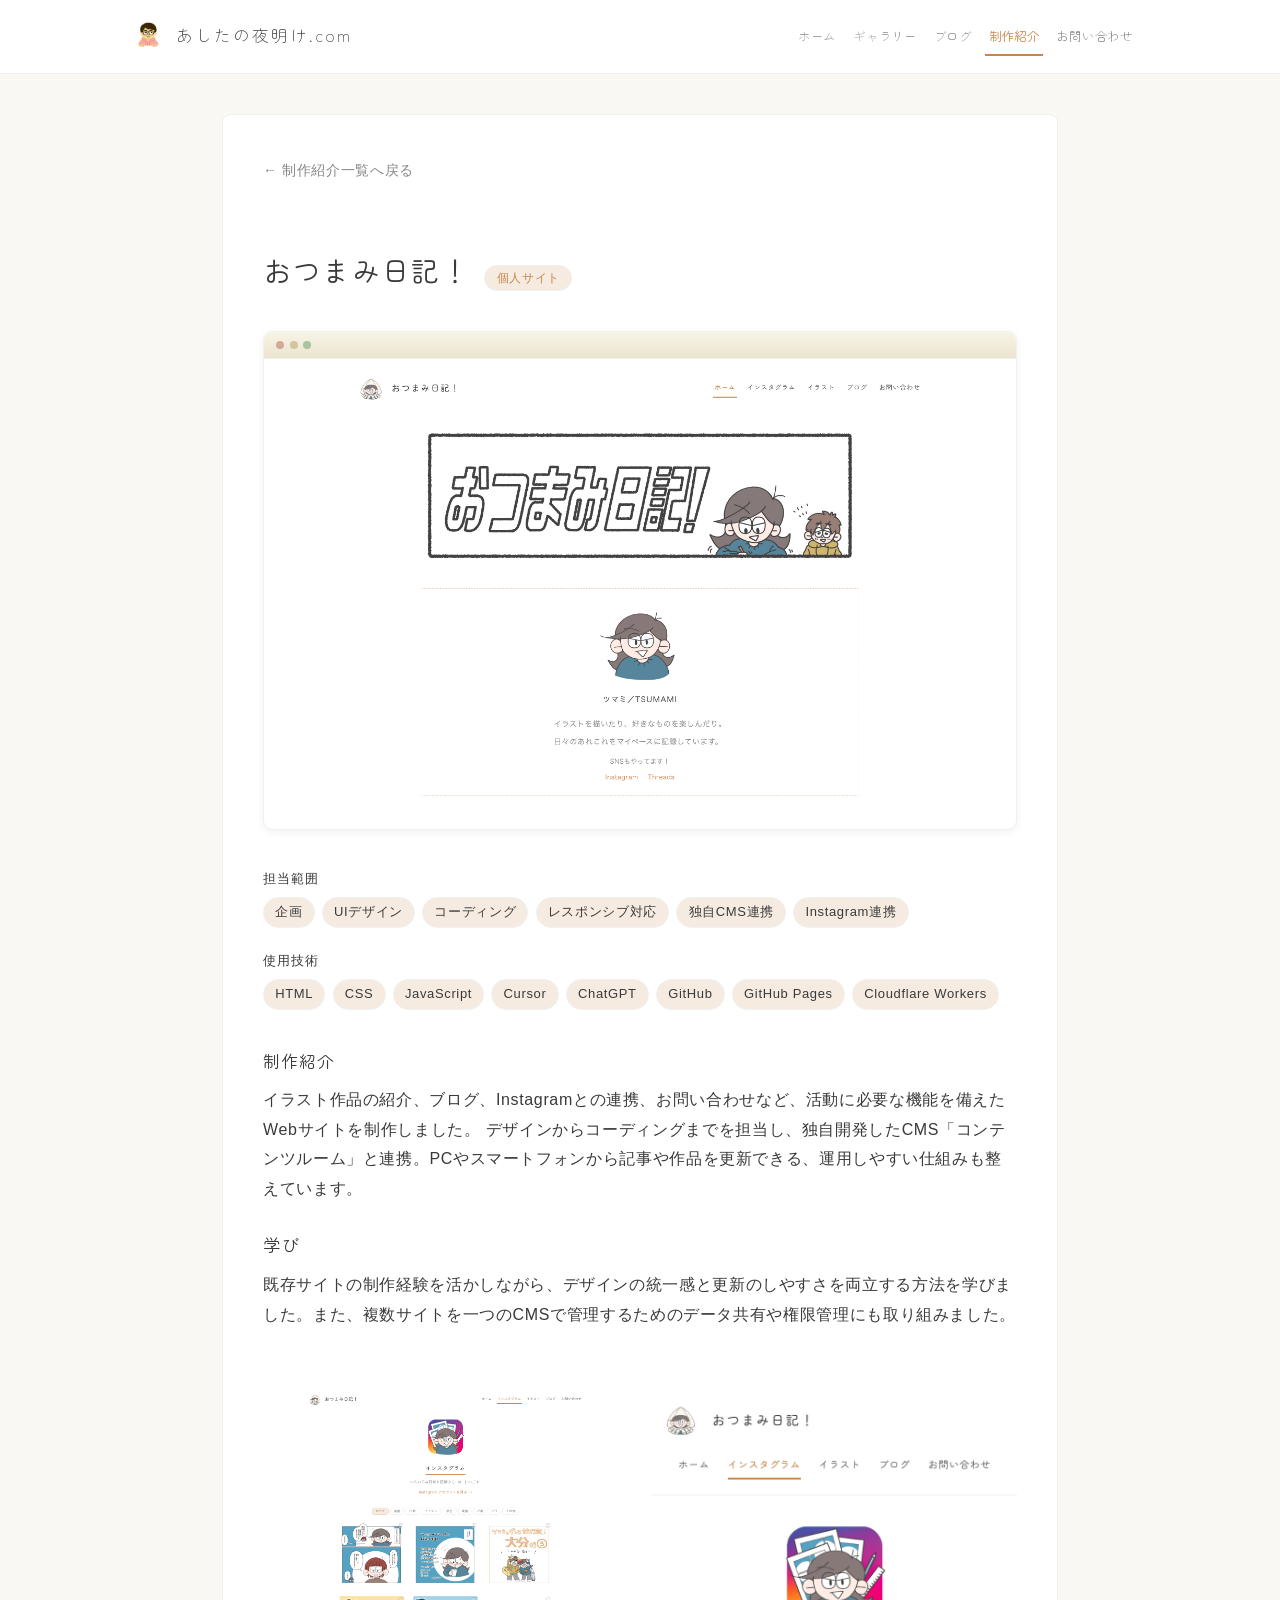
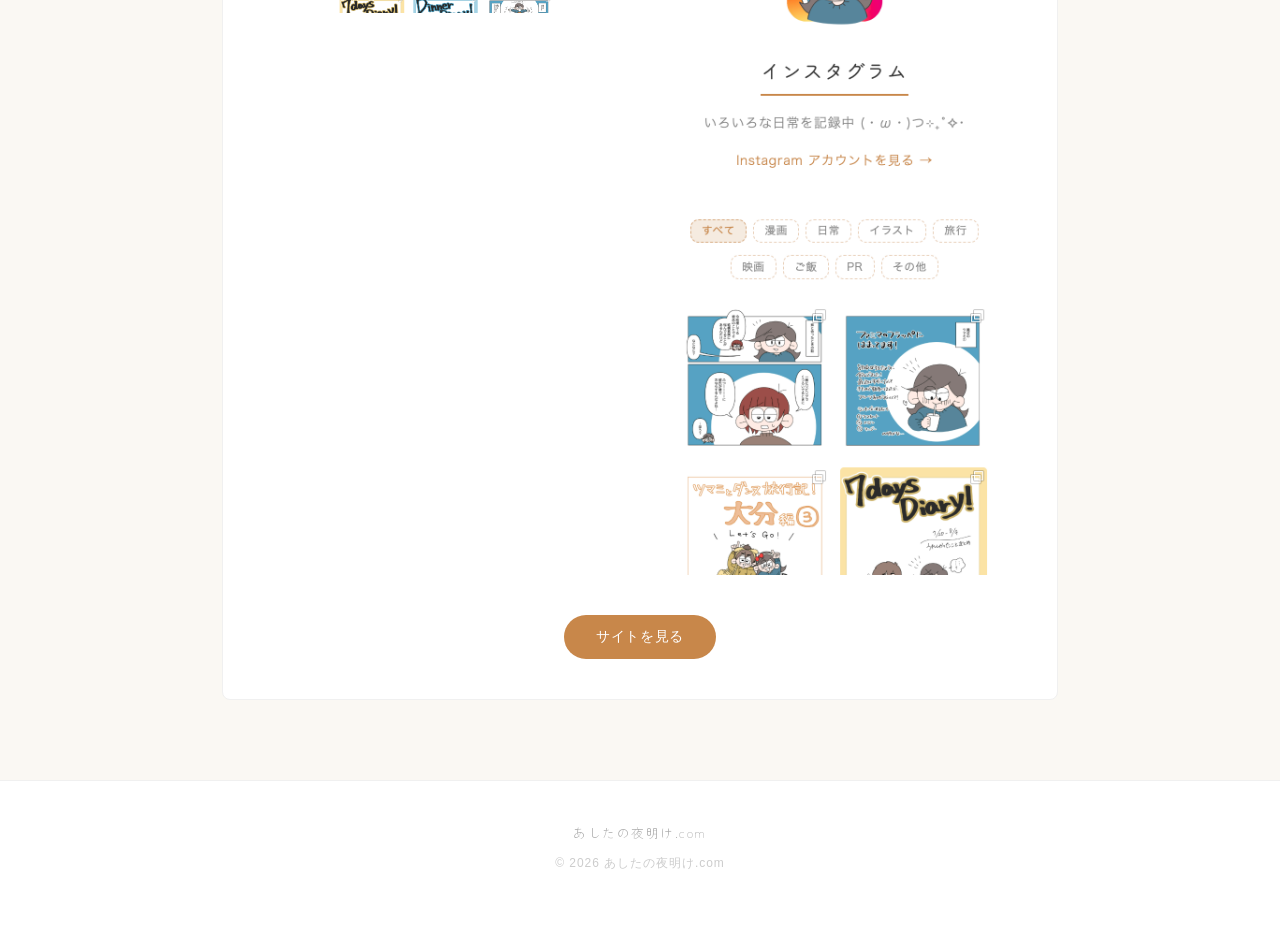
<file: works/おつまみ日記！.html>
<!DOCTYPE html>
<html lang="ja">
<head>
  <meta charset="UTF-8">
  <meta name="viewport" content="width=device-width, initial-scale=1.0">
  <script async src="https://www.googletagmanager.com/gtag/js?id=G-9WKCQCYGFY"></script>
  <script>
    window.dataLayer = window.dataLayer || [];
    function gtag(){dataLayer.push(arguments);}
    gtag('js', new Date());
    gtag('config', 'G-9WKCQCYGFY');
  </script>
  <link rel="icon" href="/images/favicon.png" type="image/png">
  <link rel="apple-touch-icon" href="/images/apple-touch-icon.png">
  <title>おつまみ日記！ | 制作紹介 | あしたの夜明け</title>
  <meta name="description" content="イラストや日々の活動を紹介する個人サイトです。作品や文章が自然に引き立つよう、白を基調としたシンプルなデザインと、ゆとりのあるレイアウトを採用しました。スマートフォンでも快適に閲覧できる構成にしています。">
  <link rel="canonical" href="https://ashitanoyoake.com/works/%E3%81%8A%E3%81%A4%E3%81%BE%E3%81%BF%E6%97%A5%E8%A8%98%EF%BC%81.html">
  <meta property="og:title" content="おつまみ日記！">
  <meta property="og:description" content="イラストや日々の活動を紹介する個人サイトです。作品や文章が自然に引き立つよう、白を基調としたシンプルなデザインと、ゆとりのあるレイアウトを採用しました。スマートフォンでも快適に閲覧できる構成にしています。">
  <meta property="og:type" content="website">
  <meta property="og:url" content="https://ashitanoyoake.com/works/%E3%81%8A%E3%81%A4%E3%81%BE%E3%81%BF%E6%97%A5%E8%A8%98%EF%BC%81.html">
  <meta property="og:image" content="https://ashitanoyoake.com/images/posts/548115bd.png">
  <meta property="og:site_name" content="あしたの夜明け">
  <meta name="twitter:card" content="summary_large_image">
  <meta name="twitter:title" content="おつまみ日記！">
  <meta name="twitter:description" content="イラストや日々の活動を紹介する個人サイトです。作品や文章が自然に引き立つよう、白を基調としたシンプルなデザインと、ゆとりのあるレイアウトを採用しました。スマートフォンでも快適に閲覧できる構成にしています。">
  <meta name="twitter:image" content="https://ashitanoyoake.com/images/posts/548115bd.png">
  <script type="application/ld+json">{"@context":"https://schema.org","@type":"CreativeWork","name":"おつまみ日記！","description":"イラストや日々の活動を紹介する個人サイトです。作品や文章が自然に引き立つよう、白を基調としたシンプルなデザインと、ゆとりのあるレイアウトを採用しました。スマートフォンでも快適に閲覧できる構成にしています。","url":"https://ashitanoyoake.com/works/%E3%81%8A%E3%81%A4%E3%81%BE%E3%81%BF%E6%97%A5%E8%A8%98%EF%BC%81.html","image":"https://ashitanoyoake.com/images/posts/548115bd.png","inLanguage":"ja","author":{"@type":"Person","url":"https://ashitanoyoake.com/"},"datePublished":"2026-10-10","dateModified":"2026-10-10"}</script>
  <link rel="preconnect" href="https://fonts.googleapis.com">
  <link rel="preconnect" href="https://fonts.gstatic.com" crossorigin>
  <link href="https://fonts.googleapis.com/css2?family=Zen+Maru+Gothic&display=swap" rel="stylesheet">
  <link rel="stylesheet" href="/style.css">
</head>
<body>
  <header class="site-header">
    <div class="layout-inner header-inner">
      <p class="site-logo">
        <a href="/index.html">
          <img src="/images/favicon.png" alt="" class="site-logo-icon" width="32" height="32">
          あしたの夜明け.com
        </a>
      </p>
      <button class="nav-toggle" type="button" aria-expanded="false" aria-controls="site-nav" aria-label="メニューを開く">
        <span class="nav-toggle-bar"></span>
        <span class="nav-toggle-bar"></span>
        <span class="nav-toggle-bar"></span>
      </button>
      <nav class="site-nav" id="site-nav" aria-label="メインナビゲーション">
        <ul class="nav-list">
          <li><a href="/index.html">ホーム</a></li>
          <li><a href="/instagram.html">ギャラリー</a></li>
          <li><a href="/blog.html">ブログ</a></li>
          <li><a href="/works.html" aria-current="page">制作紹介</a></li>
          <li><a href="/contact.html">お問い合わせ</a></li>
        </ul>
      </nav>
    </div>
  </header>
  <main class="work-detail">
    <article class="work-detail__article">
      <p class="blog-post-back">
        <a href="/works.html" class="blog-post-back-link">← 制作紹介一覧へ戻る</a>
      </p>
      <header class="work-detail__header">
        <div class="work-detail__title-row">
          <h1 class="work-detail__title">おつまみ日記！</h1>
          <a href="/works.html?category=%E5%80%8B%E4%BA%BA%E3%82%B5%E3%82%A4%E3%83%88" class="work-detail__category">個人サイト</a>
        </div>
      </header>
<section class="work-detail__media work-detail__media--featured" aria-label="メイン画像">
<div class="work-detail__browser work-media__frame work-media__frame--pc">
  <div class="work-detail__browser-bar" aria-hidden="true">
    <span class="work-detail__browser-dot"></span>
    <span class="work-detail__browser-dot"></span>
    <span class="work-detail__browser-dot"></span>
  </div>
  <div class="work-detail__browser-screen"><button type="button" class="work-media__zoom" data-work-lightbox-src="/images/posts/548115bd.png" data-work-lightbox-alt="メイン画像">
  <img class="work-detail__hero-image" src="/images/posts/548115bd.png" alt="メイン画像" loading="lazy" decoding="async">
</button></div>
</div>
</section>

<section class="work-detail__production" aria-label="制作情報">
<div class="work-detail__production-item">
  <h2 class="work-detail__section-title">担当範囲</h2>
  <ul class="work-detail__tags"><li class="work-detail__tag">企画</li><li class="work-detail__tag">UIデザイン</li><li class="work-detail__tag">コーディング</li><li class="work-detail__tag">レスポンシブ対応</li><li class="work-detail__tag">独自CMS連携</li><li class="work-detail__tag">Instagram連携</li></ul>
</div>
<div class="work-detail__production-item">
  <h2 class="work-detail__section-title">使用技術</h2>
  <ul class="work-detail__tags"><li class="work-detail__tag">HTML</li><li class="work-detail__tag">CSS</li><li class="work-detail__tag">JavaScript</li><li class="work-detail__tag">Cursor</li><li class="work-detail__tag">ChatGPT</li><li class="work-detail__tag">GitHub</li><li class="work-detail__tag">GitHub Pages</li><li class="work-detail__tag">Cloudflare Workers</li></ul>
</div>
</section>

<section class="work-detail__intro" aria-labelledby="work-detail-intro-heading">
  <h2 id="work-detail-intro-heading" class="work-detail__section-title">制作紹介</h2>
  <div class="work-detail__body"><p>イラスト作品の紹介、ブログ、Instagramとの連携、お問い合わせなど、活動に必要な機能を備えたWebサイトを制作しました。

デザインからコーディングまでを担当し、独自開発したCMS「コンテンツルーム」と連携。PCやスマートフォンから記事や作品を更新できる、運用しやすい仕組みも整えています。</p><h2>学び</h2><p>既存サイトの制作経験を活かしながら、デザインの統一感と更新のしやすさを両立する方法を学びました。また、複数サイトを一つのCMSで管理するためのデータ共有や権限管理にも取り組みました。</p></div>
</section>

<section class="work-detail__media work-detail__media--additional" aria-label="追加画像">
<ul class="work-gallery"><li class="work-gallery__item work-gallery__item--plain"><div class="work-media__frame work-media__frame--plain"><button type="button" class="work-media__zoom" data-work-lightbox-src="/images/posts/b2094074.png" data-work-lightbox-alt="サブ画像 1">
  <img class="work-gallery__image" src="/images/posts/b2094074.png" alt="サブ画像 1" loading="lazy" decoding="async">
</button></div></li>
<li class="work-gallery__item work-gallery__item--plain"><div class="work-media__frame work-media__frame--plain"><button type="button" class="work-media__zoom" data-work-lightbox-src="/images/posts/a29de568.png" data-work-lightbox-alt="サブ画像 2">
  <img class="work-gallery__image" src="/images/posts/a29de568.png" alt="サブ画像 2" loading="lazy" decoding="async">
</button></div></li></ul>
</section>

<div class="work-detail__link">
  <a class="work-detail__link-button" href="https://otsumaminikki.com/" target="_blank" rel="noopener noreferrer">サイトを見る</a>
</div>
    </article>
  </main>

  <dialog class="work-lightbox" id="work-lightbox" aria-label="画像の拡大表示">
  <form method="dialog" class="work-lightbox__form">
    <button type="submit" class="work-lightbox__close" aria-label="閉じる">閉じる</button>
  </form>
  <img class="work-lightbox__image" alt="">
</dialog>
<script>
(function () {
  var dialog = document.getElementById('work-lightbox');
  if (!dialog || typeof dialog.showModal !== 'function') return;
  var image = dialog.querySelector('.work-lightbox__image');
  if (!image) return;
  document.addEventListener('click', function (event) {
    var target = event.target;
    if (!(target instanceof Element)) return;
    var trigger = target.closest('[data-work-lightbox-src]');
    if (!trigger) return;
    var src = trigger.getAttribute('data-work-lightbox-src');
    if (!src) return;
    event.preventDefault();
    image.setAttribute('src', src);
    image.setAttribute('alt', trigger.getAttribute('data-work-lightbox-alt') || '');
    dialog.showModal();
  });
  dialog.addEventListener('click', function (event) {
    if (event.target === dialog) dialog.close();
  });
})();
</script>
  <footer class="site-footer">
    <div class="layout-inner footer-inner">
      <p class="footer-brand">あしたの夜明け.com</p>
      <p class="footer-copy">&copy; 2026 あしたの夜明け.com</p>
    </div>
  </footer>
  <button class="page-top-button" type="button" aria-label="ページトップへ戻る">↑ Top</button>
  <script src="/script.js"></script>
</body>
</html>
</file>
<file: style.css>
/* ========================================
   変数（色・フォント・余白）
   ======================================== */
:root {
  --color-cream: #f8f4e6;
  --color-cream-dark: #ebe4cf;
  --color-white: #ffffff;
  --color-bg: #faf8f3; /* ページ全体のベース背景（試作） */
  --color-intro-bg: #f5eedc; /* 自己紹介エリア背景（試作） */
  --color-text: #3a3a3a;
  --color-text-muted: #888888;
  --color-border: #f0f0f0;
  --color-accent: #c8874a;
  --color-accent-light: #f5ebe0;

  --font-display: "Zen Maru Gothic", sans-serif;
  --font-body: "Hiragino Sans", "Hiragino Kaku Gothic ProN", Meiryo, sans-serif;

  --layout-max: 1080px;   /* ヘッダー・フッター */
  --content-max: 900px;    /* メインコンテンツ */
  --space-xs: 0.5rem;
  --space-sm: 1rem;
  --space-md: 1.5rem;
  --space-lg: 2.5rem;
  --space-xl: 4rem;

  --radius: 8px;
  --shadow: 0 2px 8px rgba(0, 0, 0, 0.06);
}

/* ========================================
   リセット・基本スタイル
   ======================================== */
*,
*::before,
*::after {
  box-sizing: border-box;
}

body {
  margin: 0;
  font-family: var(--font-body);
  font-size: 16px;
  font-weight: 300;
  line-height: 1.9;
  letter-spacing: 0.04em;
  color: var(--color-text);
  background-color: var(--color-bg);
}

img {
  max-width: 100%;
  height: auto;
  display: block;
}

a {
  color: var(--color-text);
  text-decoration: none;
}

a:hover {
  color: var(--color-accent);
}

h1, h2, h3 {
  line-height: 1.4;
  margin: 0 0 var(--space-sm);
}

p {
  margin: 0 0 var(--space-sm);
}

ul {
  margin: 0;
  padding: 0;
  list-style: none;
}

/* ヘッダー・フッター用（1080px） */
.layout-inner {
  max-width: var(--layout-max);
  margin-inline: auto;
  padding-inline: 2rem;
  width: 100%;
}

/* メインコンテンツ用（900px） */
.content-inner {
  max-width: var(--content-max);
  margin-inline: auto;
  padding-inline: 2rem;
  width: 100%;
}

main.page-main {
  padding-bottom: 5rem;
}

.page-main.home-page {
  padding-top: 0;
}

.page-main:not(.home-page) {
  padding-top: 2.5rem;
}

/* ========================================
   ヘッダー
   ======================================== */
.site-header {
  background-color: var(--color-white);
  border-bottom: 1px solid var(--color-border);
}

.header-inner {
  display: flex;
  flex-wrap: wrap;
  align-items: center;
  gap: var(--space-sm);
  padding-block: 1.2rem 1rem;
}

.site-logo {
  margin: 0;
  font-family: var(--font-display);
  font-size: 1.05rem;
  letter-spacing: 0.12em;
  line-height: 1.5;
}

.site-logo a {
  display: inline-flex;
  align-items: center;
  gap: 0.75rem;
  color: var(--color-text);
  text-decoration: none;
}

.site-logo a:hover {
  color: var(--color-text);
  text-decoration: none;
}

.site-logo-icon {
  width: 32px;
  height: 32px;
  flex-shrink: 0;
}

.nav-toggle {
  display: none;
  flex-direction: column;
  justify-content: center;
  gap: 5px;
  width: 44px;
  height: 44px;
  padding: 0;
  border: none;
  border-radius: 0;
  background: transparent;
  cursor: pointer;
}

.nav-toggle-bar {
  display: block;
  width: 20px;
  height: 2px;
  margin-inline: auto;
  background-color: var(--color-text);
  transition: transform 0.2s, opacity 0.2s;
}

.site-nav {
  margin-left: auto;
  margin-right: 0.75rem;
}

.nav-list {
  display: flex;
  flex-wrap: wrap;
  justify-content: flex-end;
  gap: var(--space-xs) 0.65rem;
}

.nav-list a {
  display: inline-block;
  padding: 0.3rem 0.2rem;
  font-family: var(--font-display);
  font-size: 0.78rem;
  color: var(--color-text-muted);
  border-bottom: 2px solid transparent;
  text-decoration: none;
  letter-spacing: 0.06em;
  transition: color 0.2s ease, border-color 0.2s ease;
}

.nav-list a:hover {
  color: var(--color-accent);
  text-decoration: none;
}

.nav-list a[aria-current="page"] {
  font-weight: 400;
  color: var(--color-accent);
  border-bottom-color: var(--color-accent);
}

/* ========================================
   下層ページ：ページヘッダー
   ======================================== */
.page-header {
  margin-bottom: 2.5rem;
  text-align: center;
}

.page-deco {
  margin: 0 0 1.25rem;
}

.page-title {
  display: inline-block;
  margin: 0 0 0.75rem;
  padding-bottom: 0.35rem;
  border-bottom: 2px solid var(--color-accent);
  font-family: var(--font-display);
  font-size: 1.2rem;
  font-weight: 400;
  letter-spacing: 0.1em;
  color: var(--color-text);
}

.page-lead,
.section-lead {
  margin: 0 auto;
  max-width: 36em;
  font-size: 0.875rem;
  line-height: 1.9;
  color: var(--color-text-muted);
}

.section-link {
  margin-top: var(--space-md);
  font-size: 0.875rem;
}

.section-link a {
  color: var(--color-accent);
}

.section-link a:hover {
  color: var(--color-accent);
  text-decoration: none;
}

/* ========================================
   プレースホルダー
   ======================================== */
.placeholder {
  display: flex;
  align-items: center;
  justify-content: center;
  background: linear-gradient(145deg, var(--color-cream-dark), var(--color-cream));
  border: 1px solid var(--color-border);
  color: var(--color-text-muted);
  font-size: 0.75rem;
  box-sizing: border-box;
}

.deco-placeholder {
  width: 160px;
  height: 160px;
  margin-inline: auto;
  border-radius: 50%;
}

.page-deco-image {
  display: block;
  width: 160px;
  height: 160px;
  margin-inline: auto;
  object-fit: contain;
}

.page-deco-image-sm {
  width: 128px;
  height: 128px;
}

.thumb-placeholder,
.work-placeholder,
.gallery-placeholder {
  width: 100%;
  aspect-ratio: 1 / 1;
}

.multi-placeholder {
  width: 100%;
  aspect-ratio: 1 / 1;
  font-size: 0.7rem;
  border-style: dashed;
  background-color: var(--color-white);
}

.guide-icon {
  display: block;
  width: 128px;
  height: 128px;
  margin: 0 auto 1.2rem;
  object-fit: contain;
}

/* ========================================
   ホーム：メインビジュアル
   ======================================== */
.hero {
  background: linear-gradient(180deg, var(--color-cream) 0%, var(--color-white) 100%);
  padding-block: var(--space-lg) var(--space-md);
}

.home-hero {
  margin-bottom: var(--space-lg);
  padding: 0;
  background: none;
}

.home-hero .hero-visual-wrap {
  width: 100%;
  overflow: hidden;
  border-radius: var(--radius);
  box-shadow: none;
  aspect-ratio: 1024 / 360;
}

.home-hero .hero-visual {
  display: block;
  width: 100%;
  height: 100%;
  object-fit: cover;
  object-position: center bottom;
}

.hero-visual-wrap {
  overflow: hidden;
  border-radius: var(--radius);
  aspect-ratio: 1024 / 400;
  box-shadow: var(--shadow);
}

.hero-visual {
  display: block;
  width: 100%;
  height: 100%;
  object-fit: cover;
  object-position: center bottom;
}

.visually-hidden {
  position: absolute;
  width: 1px;
  height: 1px;
  padding: 0;
  margin: -1px;
  overflow: hidden;
  clip: rect(0, 0, 0, 0);
  white-space: nowrap;
  border: 0;
}

/* ========================================
   ホーム：セクション共通
   ======================================== */
.page-main.home-page > .content-inner {
  padding-top: var(--space-lg);
}

.home-section {
  margin-bottom: var(--space-xl);
}

.home-section:last-child {
  margin-bottom: 0;
}

.section-heading {
  font-family: var(--font-display);
  font-size: 1.1rem;
  font-weight: 400;
  padding-bottom: var(--space-xs);
  border-bottom: 2px solid var(--color-cream);
  margin-bottom: var(--space-md);
}

/* 自己紹介 */
.intro-card {
  display: flex;
  flex-direction: column;
  gap: var(--space-md);
  padding: var(--space-lg);
  border: none;
  border-radius: var(--radius);
  background-color: var(--color-intro-bg);
}

.intro-sns {
  text-align: center;
}

.intro-sns-card {
  padding: var(--space-md) var(--space-md) var(--space-lg);
  border: none;
  border-radius: var(--radius);
  background-color: var(--color-white);
  container-type: inline-size;
}

.intro-sns-heading {
  display: inline-block;
  font-family: var(--font-display);
  font-size: 0.95rem;
  letter-spacing: 0.12em;
  margin: 0 0 var(--space-md);
  padding: 0.45rem 1.35rem;
  color: var(--color-text);
  background-color: var(--color-cream);
  border: 1px solid var(--color-cream-dark);
  border-radius: var(--radius);
}

.intro-sns .sns-list {
  display: flex;
  flex-wrap: nowrap;
  justify-content: center;
  align-items: flex-start;
  width: 100%;
  gap: 3rem;
}

.intro-sns .sns-list li {
  flex: 0 0 auto;
  min-width: 5.5rem;
}

.intro-sns .sns-link {
  width: auto;
}

.intro-sns .sns-icon {
  width: 72px;
  height: 72px;
  margin-inline: auto;
  margin-bottom: var(--space-xs);
}

.intro-sns .sns-label {
  display: block;
  font-size: 0.875rem;
  line-height: 1.4;
}

.intro-dialogue {
  display: flex;
  align-items: stretch;
  gap: var(--space-sm);
}

.intro-speech {
  position: relative;
  flex: 1;
  min-width: 0;
  display: flex;
  align-items: center;
  padding: var(--space-md) var(--space-lg);
  background-color: var(--color-white);
  border: 1px solid var(--color-cream-dark);
  border-radius: 2rem;
  container-type: inline-size;
}

.intro-speech::before,
.intro-speech::after {
  content: "";
  position: absolute;
  top: 50%;
  transform: translateY(-50%);
  border-style: solid;
}

.intro-speech::before {
  right: -13px;
  border-width: 11px 0 11px 13px;
  border-color: transparent transparent transparent var(--color-cream-dark);
}

.intro-speech::after {
  right: -11px;
  border-width: 10px 0 10px 12px;
  border-color: transparent transparent transparent var(--color-white);
}

.intro-speech .intro-text {
  margin: 0;
  width: 100%;
  min-width: 0;
  color: var(--color-text-muted);
  font-size: clamp(0.875rem, calc((100cqi - 2.5rem) / 27), 1rem);
  line-height: 1.75;
  text-align: center;
}

.intro-text-line {
  display: block;
}

.intro-profile {
  flex-shrink: 0;
  display: flex;
  flex-direction: column;
  align-items: center;
  justify-content: center;
  gap: 0.25rem;
  min-width: 100px;
  margin-right: var(--space-sm);
  text-align: center;
}

.profile-avatar {
  width: 80px;
  height: auto;
  flex-shrink: 0;
  object-fit: contain;
}

.profile-name {
  font-family: var(--font-display);
  font-size: clamp(0.95rem, 2.5vw, 1.1rem);
  margin: 0;
}

/* ========================================
   ページトップへ戻るボタン
   ======================================== */
.page-top-button {
  position: fixed;
  right: var(--space-md);
  bottom: var(--space-md);
  z-index: 100;
  padding: 0.6rem 0.9rem;
  font-family: var(--font-body);
  font-size: 0.8125rem;
  line-height: 1;
  color: var(--color-text);
  background-color: var(--color-white);
  border: 1px solid var(--color-border);
  border-radius: var(--radius);
  box-shadow: var(--shadow);
  cursor: pointer;
  opacity: 0;
  visibility: hidden;
  pointer-events: none;
  transform: translateY(0.5rem);
  transition:
    opacity 0.3s ease,
    visibility 0.3s ease,
    transform 0.3s ease,
    color 0.2s ease,
    border-color 0.2s ease;
}

.page-top-button.is-visible {
  opacity: 1;
  visibility: visible;
  pointer-events: auto;
  transform: translateY(0);
}

.page-top-button:hover {
  color: var(--color-accent);
  border-color: var(--color-accent);
}

.page-top-button:focus-visible {
  outline: 2px solid var(--color-accent);
  outline-offset: 2px;
}

/* SNS */
.sns-list {
  display: flex;
  flex-wrap: wrap;
  justify-content: center;
  gap: var(--space-lg);
}

.sns-link {
  display: flex;
  flex-direction: column;
  align-items: center;
  color: var(--color-text);
  text-align: center;
  text-decoration: none;
}

.sns-link:hover {
  color: var(--color-accent);
  text-decoration: none;
}

.sns-icon {
  width: 64px;
  height: 64px;
  margin-bottom: var(--space-xs);
  object-fit: contain;
}

.sns-label {
  font-size: 0.875rem;
  line-height: 1.4;
}

/* ページ案内カード */
.guide-cards {
  display: grid;
  grid-template-columns: repeat(2, 1fr);
  gap: var(--space-md);
}

.guide-card-link {
  display: block;
  padding: 1.8rem 1.2rem;
  text-align: center;
  color: var(--color-text);
  border: 1px solid var(--color-border);
  border-radius: var(--radius);
  background: var(--color-white);
  transition: border-color 0.2s, background-color 0.2s;
}

.guide-card-link:hover {
  color: var(--color-text);
  text-decoration: none;
  border-color: var(--color-cream-dark);
  background-color: var(--color-cream);
}

.guide-card-title {
  font-family: var(--font-display);
  font-size: 1.2rem;
  font-weight: 400;
  margin-bottom: var(--space-xs);
}

.guide-card-text {
  margin: 0 0 var(--space-md);
  font-size: 0.875rem;
  color: var(--color-text-muted);
  line-height: 1.7;
}

.guide-card-more {
  display: inline-block;
  padding: 0.5rem 1.75rem;
  font-size: 0.875rem;
  color: var(--color-white);
  background-color: var(--color-accent);
  border-radius: var(--radius);
  transition: background-color 0.2s;
}

.guide-card-link:hover .guide-card-more {
  background-color: var(--color-text);
}

/* ========================================
   ギャラリー
   ======================================== */
.gallery {
  display: grid;
  gap: var(--space-sm);
}

.gallery-illustration {
  grid-template-columns: repeat(3, 1fr);
}

/* Instagram ギャラリー */
.instagram-gallery-wrap {
  margin-bottom: var(--space-lg);
}

.instagram-gallery {
  display: grid;
  grid-template-columns: repeat(3, 1fr);
  gap: var(--space-md);
}

@media (max-width: 900px) {
  .instagram-gallery {
    grid-template-columns: repeat(2, 1fr);
  }
}

.instagram-gallery[hidden] {
  display: none !important;
}

.instagram-gallery-message[hidden] {
  display: none !important;
}

.instagram-gallery-message {
  margin: var(--space-lg) 0;
  padding: var(--space-lg);
  text-align: center;
  color: var(--color-text-muted);
  background-color: var(--color-white);
  border: 1px solid var(--color-border);
  border-radius: var(--radius);
}

.instagram-gallery-item {
  position: relative;
  display: block;
  width: 100%;
  aspect-ratio: 1 / 1;
  padding: 0;
  overflow: hidden;
  border: 1px solid var(--color-border);
  border-radius: var(--radius);
  background-color: var(--color-white);
  cursor: pointer;
  transition: border-color 0.2s ease;
}

.instagram-gallery-item:hover {
  border-color: var(--color-accent);
}

.instagram-gallery-item:focus-visible {
  outline: 2px solid var(--color-accent);
  outline-offset: 2px;
}

.instagram-gallery-item img {
  display: block;
  width: 100%;
  height: 100%;
  object-fit: cover;
}

.instagram-gallery-thumb {
  display: block;
  width: 100%;
  height: 100%;
}

.instagram-carousel-badge {
  position: absolute;
  top: 0.45rem;
  right: 0.45rem;
  width: 0.85rem;
  height: 0.85rem;
  pointer-events: none;
}

.instagram-carousel-badge::before,
.instagram-carousel-badge::after {
  content: "";
  position: absolute;
  inset: 0;
  border: 1px solid rgba(255, 255, 255, 0.95);
  border-radius: 0.12rem;
  background-color: rgba(0, 0, 0, 0.28);
}

.instagram-carousel-badge::before {
  transform: translate(0.18rem, -0.18rem);
}

.instagram-carousel-badge::after {
  transform: none;
}

.instagram-categories {
  margin: 0 0 var(--space-md);
}

.instagram-categories[hidden] {
  display: none;
}

.instagram-category-list {
  display: flex;
  flex-wrap: wrap;
  justify-content: center;
  gap: 0.45rem 0.55rem;
  list-style: none;
  margin: 0;
  padding: 0;
}

.instagram-category-link {
  appearance: none;
  display: inline-block;
  padding: 0.22rem 0.8rem;
  font-family: inherit;
  font-size: 0.75rem;
  font-weight: 400;
  line-height: 1.4;
  letter-spacing: 0.06em;
  color: var(--color-accent);
  background-color: var(--color-white);
  border: 1px solid var(--color-border);
  border-radius: 999px;
  cursor: pointer;
}

.instagram-category-link:hover,
.instagram-category-link:focus-visible {
  border-color: var(--color-accent);
  outline: none;
}

.instagram-category-link.is-current {
  color: var(--color-white);
  background-color: var(--color-accent);
  border-color: var(--color-accent);
}

.instagram-pagination {
  margin: var(--space-lg) 0 0;
}

.instagram-pagination[hidden] {
  display: none;
}

.instagram-pagination-list {
  display: flex;
  flex-wrap: wrap;
  justify-content: center;
  align-items: center;
  gap: 0.3rem;
  list-style: none;
  margin: 0;
  padding: 0;
}

.instagram-pagination-button {
  appearance: none;
  min-width: 2rem;
  height: 2rem;
  padding: 0 0.5rem;
  font-family: inherit;
  font-size: 0.78rem;
  line-height: 1;
  color: var(--color-text-muted);
  background-color: var(--color-white);
  border: 1px solid var(--color-border);
  border-radius: var(--radius);
  cursor: pointer;
}

.instagram-pagination-button:hover,
.instagram-pagination-button:focus-visible {
  color: var(--color-accent);
  border-color: var(--color-accent);
  outline: none;
}

.instagram-pagination-button.is-current {
  color: var(--color-white);
  background-color: var(--color-accent);
  border-color: var(--color-accent);
}

.instagram-pagination-button:disabled {
  opacity: 0.35;
  cursor: default;
}

.instagram-pagination-ellipsis {
  min-width: 1.2rem;
  color: var(--color-text-muted);
  font-size: 0.78rem;
  text-align: center;
}

/* Instagram モーダル */
body.instagram-modal-open {
  overflow: hidden;
}

.instagram-modal {
  position: fixed;
  inset: 0;
  z-index: 200;
  display: flex;
  align-items: center;
  justify-content: center;
  padding: var(--space-md);
  background-color: rgba(0, 0, 0, 0.82);
}

.instagram-modal[hidden] {
  display: none;
}

.instagram-modal-inner {
  position: relative;
  width: min(92vw, 720px);
  max-height: 92vh;
}

.instagram-modal-figure {
  display: flex;
  flex-direction: column;
  align-items: center;
  margin: 0;
}

.instagram-modal-image {
  display: block;
  max-width: 100%;
  max-height: calc(92vh - 5rem);
  width: auto;
  height: auto;
  object-fit: contain;
  border-radius: var(--radius);
}

.instagram-modal-caption {
  margin-top: var(--space-sm);
  text-align: center;
}

.instagram-modal-date {
  margin: 0 0 var(--space-xs);
  color: var(--color-white);
  font-size: 0.8125rem;
}

.instagram-modal-counter {
  margin: var(--space-xs) 0 0;
  color: var(--color-white);
  font-size: 0.8125rem;
}

.instagram-modal-counter[hidden] {
  display: none;
}

.instagram-modal-prev[hidden],
.instagram-modal-next[hidden] {
  display: none;
}

.instagram-modal-link {
  display: inline-block;
  padding: 0.5rem 1rem;
  font-size: 0.875rem;
  font-weight: 500;
  color: var(--color-white);
  background-color: var(--color-accent);
  border-radius: var(--radius);
  text-decoration: none;
  transition: background-color 0.2s ease;
}

.instagram-modal-link:hover {
  background-color: var(--color-text);
  text-decoration: none;
}

.instagram-modal-close,
.instagram-modal-prev,
.instagram-modal-next {
  position: absolute;
  z-index: 1;
  display: flex;
  align-items: center;
  justify-content: center;
  width: 2.5rem;
  height: 2.5rem;
  padding: 0;
  font-size: 1.25rem;
  line-height: 1;
  color: var(--color-white);
  background-color: rgba(0, 0, 0, 0.55);
  border: 1px solid rgba(255, 255, 255, 0.25);
  border-radius: 50%;
  cursor: pointer;
  transition: background-color 0.2s ease;
}

.instagram-modal-close:hover,
.instagram-modal-prev:hover,
.instagram-modal-next:hover,
.instagram-modal-close:focus-visible,
.instagram-modal-prev:focus-visible,
.instagram-modal-next:focus-visible {
  background-color: rgba(0, 0, 0, 0.8);
  outline: none;
}

.instagram-modal-close {
  top: -0.25rem;
  right: -0.25rem;
  font-size: 1.5rem;
}

.instagram-modal-prev {
  top: 50%;
  left: -3rem;
  transform: translateY(-50%);
}

.instagram-modal-next {
  top: 50%;
  right: -3rem;
  transform: translateY(-50%);
}

.instagram-modal-prev:disabled,
.instagram-modal-next:disabled {
  opacity: 0.35;
  cursor: not-allowed;
}

.instagram-modal-prev:disabled:hover,
.instagram-modal-next:disabled:hover {
  background-color: rgba(0, 0, 0, 0.55);
}

/* ========================================
   ブログ：記事一覧＋サイドバー
   ======================================== */
.blog-layout {
  display: grid;
  grid-template-columns: minmax(0, 1fr) 240px;
  column-gap: var(--space-xl);
  row-gap: var(--space-lg);
  align-items: start;
  margin-top: 0;
}

.blog-main {
  min-width: 0;
}

.blog-list {
  list-style: none;
  margin: 0;
  padding: 0;
}

.blog-list[hidden] {
  display: none !important;
}

.blog-list-message[hidden] {
  display: none !important;
}

.blog-list-message {
  margin: 0;
  padding: var(--space-lg);
  text-align: center;
  color: var(--color-text-muted);
  background-color: var(--color-white);
  border: 1px solid var(--color-border);
  border-radius: var(--radius);
}

.blog-item.is-hidden {
  display: none;
}

.blog-list li {
  border-bottom: 1px solid var(--color-border);
}

.blog-list li:last-child {
  border-bottom: none;
}

.blog-item-link {
  display: flex;
  align-items: center;
  justify-content: space-between;
  gap: var(--space-sm);
  padding: 1.25rem 0;
  color: var(--color-text);
  text-decoration: none;
  transition: color 0.2s ease;
}

.blog-item-thumb {
  flex-shrink: 0;
  width: 80px;
  height: 80px;
  object-fit: cover;
  border-radius: var(--radius);
  background-color: var(--color-cream);
}

.blog-item-link:hover {
  color: var(--color-accent);
  text-decoration: none;
}

.blog-item-body {
  flex: 1;
}

.blog-date {
  display: block;
  font-size: 0.8125rem;
  color: var(--color-text-muted);
  margin-bottom: 0.2rem;
}

.blog-category {
  display: inline-block;
  margin-bottom: 0.35rem;
  padding: 0.15rem 0.5rem;
  font-size: 0.75rem;
  line-height: 1.4;
  color: var(--color-accent);
  background-color: var(--color-accent-light);
  border: 1px solid var(--color-border);
  border-radius: 999px;
}

.blog-title {
  display: block;
  font-size: 0.95rem;
  font-weight: 400;
  margin-bottom: 0.3rem;
}

.blog-excerpt {
  margin: 0;
  font-size: 0.875rem;
  color: var(--color-text-muted);
}

.blog-arrow {
  flex-shrink: 0;
  font-size: 1rem;
  color: var(--color-border);
}

.blog-sidebar {
  display: flex;
  flex-direction: column;
  gap: var(--space-md);
  margin-top: 0;
  margin-inline-start: var(--space-sm);
  justify-self: end;
}

.blog-widget {
  padding: var(--space-md);
  border: 1px solid var(--color-border);
  border-radius: var(--radius);
  background-color: var(--color-white);
}

.blog-widget-title {
  margin: 0 0 var(--space-sm);
  padding-bottom: 0.5rem;
  font-family: var(--font-display);
  font-size: 0.9rem;
  font-weight: 400;
  letter-spacing: 0.08em;
  border-bottom: 1px solid var(--color-border);
}

.blog-category-list {
  list-style: none;
  margin: 0;
  padding: 0;
  display: flex;
  flex-direction: column;
  gap: 0.35rem;
}

.blog-category-button {
  width: 100%;
  padding: 0.45rem 0.75rem;
  font-family: var(--font-body);
  font-size: 0.875rem;
  text-align: left;
  color: var(--color-text);
  background-color: var(--color-white);
  border: 1px solid var(--color-border);
  border-radius: var(--radius);
  cursor: pointer;
  transition:
    color 0.2s ease,
    border-color 0.2s ease,
    background-color 0.2s ease;
}

a.blog-category-button {
  display: block;
  box-sizing: border-box;
  text-decoration: none;
}

.blog-category-button:hover {
  color: var(--color-accent);
  border-color: var(--color-accent);
}

.blog-category-button.is-active {
  color: var(--color-white);
  background-color: var(--color-accent);
  border-color: var(--color-accent);
}

.blog-recent-list {
  list-style: none;
  margin: 0;
  padding: 0;
}

.blog-recent-list li {
  padding: 0.65rem 0;
  border-bottom: 1px solid var(--color-border);
}

.blog-recent-list li:last-child {
  padding-bottom: 0;
  border-bottom: none;
}

.blog-recent-list li:first-child {
  padding-top: 0;
}

.blog-recent-link {
  display: block;
  margin-bottom: 0.2rem;
  font-size: 0.875rem;
  font-weight: 500;
  line-height: 1.5;
  color: var(--color-text);
  text-decoration: none;
}

.blog-recent-link:hover {
  color: var(--color-accent);
  text-decoration: none;
}

.blog-recent-date {
  display: block;
  font-size: 0.75rem;
  color: var(--color-text-muted);
}

.blog-recent-empty {
  font-size: 0.875rem;
  color: var(--color-text-muted);
}

.blog-post[hidden] {
  display: none !important;
}

.blog-post-message[hidden] {
  display: none !important;
}

.blog-post-message {
  margin: 0;
  padding: var(--space-lg);
  text-align: center;
  color: var(--color-text-muted);
  background-color: var(--color-white);
  border: 1px solid var(--color-border);
  border-radius: var(--radius);
}

.blog-post-back {
  margin: 0 0 var(--space-md);
}

.blog-post-back-link {
  font-size: 0.875rem;
  color: var(--color-text-muted);
  text-decoration: none;
}

.blog-post-back-link:hover {
  color: var(--color-accent);
  text-decoration: none;
}

.blog-post-header {
  margin-bottom: var(--space-lg);
  padding-bottom: var(--space-md);
  border-bottom: 1px solid var(--color-border);
}

.blog-post-title {
  margin: 0.5rem 0 0;
  font-family: var(--font-display);
  font-size: 1.35rem;
  font-weight: 400;
  line-height: 1.5;
}

.blog-post-tags {
  display: flex;
  flex-wrap: wrap;
  gap: 0.5rem;
  list-style: none;
  margin: 0.75rem 0 0;
  padding: 0;
}

.blog-post-tag {
  padding: 0.15rem 0.5rem;
  font-size: 0.75rem;
  line-height: 1.4;
  color: var(--color-text-muted);
  border: 1px solid var(--color-border);
  border-radius: 999px;
}

.blog-post-thumb[hidden] {
  display: none !important;
}

.blog-post-thumb {
  display: block;
  width: 100%;
  max-width: 480px;
  height: auto;
  margin-top: var(--space-sm);
  border-radius: var(--radius);
  object-fit: cover;
}

.blog-post-body,
.work-detail__body {
  padding-top: var(--space-md);
  color: var(--color-text);
}

.blog-post-body p,
.work-detail__body p {
  margin: 0 0 1rem;
  line-height: 1.85;
}

.blog-post-body h2,
.work-detail__body h2 {
  margin: 1.75rem 0 0.75rem;
  font-family: var(--font-display);
  font-size: 1.1rem;
  font-weight: 400;
  line-height: 1.5;
}

.blog-post-body blockquote,
.work-detail__body blockquote {
  margin: 0 0 1rem;
  padding-left: 1rem;
  color: var(--color-text-muted);
  border-left: 3px solid var(--color-border);
}

.blog-post-body blockquote p,
.work-detail__body blockquote p {
  margin: 0 0 0.5rem;
}

.blog-post-body blockquote p:last-child,
.work-detail__body blockquote p:last-child {
  margin-bottom: 0;
}

.blog-post-figure {
  margin: 0 0 1rem;
}

.blog-post-figure img {
  display: block;
  width: 100%;
  max-width: 720px;
  height: auto;
  border-radius: var(--radius);
}

.blog-post-sidebar-note {
  margin: 0;
  font-size: 0.875rem;
}

.blog-post-sidebar-note a {
  color: var(--color-text);
  text-decoration: none;
}

.blog-post-sidebar-note a:hover {
  color: var(--color-accent);
  text-decoration: none;
}

.blog-profile-avatar {
  display: block;
  width: 56px;
  height: auto;
  margin: 0 auto var(--space-sm);
  object-fit: contain;
}

.blog-profile-text {
  margin: 0 0 var(--space-sm);
  font-size: 0.875rem;
  line-height: 1.7;
  color: var(--color-text-muted);
}

.blog-profile-link {
  display: inline-block;
  font-size: 0.875rem;
  font-weight: 500;
  color: var(--color-accent);
  text-decoration: none;
}

.blog-profile-link:hover {
  text-decoration: underline;
}

/* ========================================
   実績紹介：ポートフォリオカード
   ======================================== */
.works-portfolio {
  display: flex;
  flex-direction: column;
  gap: var(--space-xl);
}

.works-card {
  display: flex;
  flex-direction: column;
  overflow: hidden;
  width: 100%;
  padding: var(--space-lg);
  background-color: var(--color-white);
  border: 1px solid var(--color-border);
  border-radius: var(--radius);
  transition: border-color 0.2s ease;
  container-type: inline-size;
}

.works-card:hover {
  border-color: var(--color-accent);
}

.works-card-body {
  display: flex;
  flex-direction: column;
  align-items: flex-start;
  width: 100%;
}

.works-card-visual {
  display: flex;
  justify-content: center;
  width: 100%;
  margin: var(--space-sm) 0 var(--space-lg);
}

.works-mockup-stage {
  position: relative;
  width: 100%;
}

.works-mockup {
  position: relative;
}

.works-mockup-pc {
  width: 100%;
  margin-inline: auto;
}

.works-mockup-frame {
  overflow: hidden;
  background-color: var(--color-white);
  border: 1px solid var(--color-border);
}

.works-mockup-pc .works-mockup-frame {
  border-radius: calc(var(--radius) + 2px);
}

.works-mockup-bar {
  display: flex;
  gap: 0.35rem;
  align-items: center;
  padding: 0.55rem 0.75rem;
  background: linear-gradient(180deg, var(--color-cream) 0%, var(--color-cream-dark) 100%);
  border-bottom: 1px solid var(--color-border);
}

.works-mockup-bar span {
  display: block;
  width: 0.5rem;
  height: 0.5rem;
  border-radius: 50%;
  background-color: var(--color-border);
}

.works-mockup-bar span:first-child {
  background-color: #d4a89a;
}

.works-mockup-bar span:nth-child(2) {
  background-color: #d4c4a0;
}

.works-mockup-bar span:nth-child(3) {
  background-color: #a8c4a0;
}

.works-mockup-screen {
  overflow: hidden;
  aspect-ratio: 1024 / 455;
  background-color: var(--color-cream);
}

.works-mockup-image {
  display: block;
  width: 100%;
  height: 100%;
  object-fit: cover;
  object-position: center bottom;
}

.works-badge {
  display: inline-block;
  margin-bottom: 0.85rem;
  padding: 0.28rem 0.8rem;
  font-size: 0.75rem;
  font-weight: 400;
  letter-spacing: 0.06em;
  color: var(--color-accent);
  background-color: var(--color-accent-light);
  border: 1px solid var(--color-border);
  border-radius: 999px;
}

.works-card-title {
  margin: 0 0 0.75rem;
  font-family: var(--font-display);
  font-size: 1.15rem;
  font-weight: 400;
  line-height: 1.5;
  letter-spacing: 0.06em;
}

.works-card-desc {
  width: 100%;
  margin: 0 0 var(--space-sm);
  font-size: 0.9375rem;
  line-height: 1.9;
  color: var(--color-text-muted);
}

.works-meta {
  display: flex;
  flex-direction: column;
  gap: var(--space-md);
  width: 100%;
  margin-bottom: var(--space-lg);
}

.works-meta-label {
  margin: 0 0 0.55rem;
  font-size: 0.8125rem;
  font-weight: 500;
  letter-spacing: 0.08em;
  color: var(--color-text);
}

.works-meta-text {
  margin: 0;
  font-size: 0.9375rem;
  line-height: 1.9;
  color: var(--color-text-muted);
}

.works-tag-list {
  display: flex;
  flex-wrap: wrap;
  gap: 0.45rem;
  list-style: none;
  margin: 0;
  padding: 0;
}

.works-tag-list li {
  padding: 0.32rem 0.7rem;
  font-size: 0.8125rem;
  line-height: 1.45;
  color: var(--color-text);
  background-color: var(--color-accent-light);
  border: 1px solid var(--color-border);
  border-radius: 999px;
}

.works-tag-list-tech li {
  color: var(--color-text-muted);
  background-color: var(--color-white);
}

.works-card-button {
  align-self: center;
  display: inline-block;
  padding: 0.65rem 2rem;
  font-size: 0.875rem;
  font-weight: 400;
  color: var(--color-white);
  background-color: var(--color-accent);
  border-radius: 2rem;
  text-decoration: none;
  transition: background-color 0.2s ease;
}

@container (min-width: 640px) {
  .works-card-title {
    font-size: 1.25rem;
  }
}

.works-card-button:hover {
  background-color: var(--color-text);
  text-decoration: none;
}

.works-coming-soon {
  margin: 0;
  padding: var(--space-lg);
  text-align: center;
  font-size: 0.875rem;
  line-height: 1.9;
  color: var(--color-text-muted);
  background-color: var(--color-white);
  border: 1px dashed var(--color-border);
  border-radius: var(--radius);
}

/* ========================================
   制作実績：詳細ページ（CMS生成 /works/{slug}.html）
   ======================================== */
.work-detail {
  max-width: var(--content-max);
  width: 100%;
  margin-inline: auto;
  padding: 2.5rem 2rem 5rem;
  box-sizing: border-box;
}

.work-detail__article {
  display: flex;
  flex-direction: column;
  gap: var(--space-lg);
  min-width: 0;
  padding: var(--space-lg);
  background-color: var(--color-white);
  border: 1px solid var(--color-border);
  border-radius: var(--radius);
}

.work-detail__header {
  display: flex;
  flex-direction: column;
  gap: var(--space-sm);
}

.work-detail__title-row {
  display: flex;
  flex-wrap: wrap;
  align-items: baseline;
  gap: 0.55rem 0.85rem;
}

.work-detail__title {
  margin: 0;
  font-family: var(--font-display);
  font-size: clamp(1.35rem, 2.8vw, 1.75rem);
  font-weight: 400;
  line-height: 1.45;
  letter-spacing: 0.06em;
  color: var(--color-text);
}

.work-detail__category {
  display: inline-block;
  padding: 0.22rem 0.7rem;
  font-size: 0.75rem;
  font-weight: 400;
  line-height: 1.4;
  letter-spacing: 0.06em;
  color: var(--color-accent);
  background-color: var(--color-accent-light);
  border: 1px solid var(--color-border);
  border-radius: 999px;
}

.work-detail__summary {
  margin: 0;
  font-size: 1rem;
  line-height: 1.9;
  color: var(--color-text-muted);
}

.work-detail__browser {
  width: 100%;
  overflow: hidden;
  background-color: var(--color-white);
  border: 1px solid var(--color-border);
  border-radius: calc(var(--radius) + 2px);
  box-shadow: var(--shadow);
}

.work-detail__browser-bar {
  display: flex;
  gap: 0.35rem;
  align-items: center;
  padding: 0.55rem 0.75rem;
  background: linear-gradient(180deg, var(--color-cream) 0%, var(--color-cream-dark) 100%);
  border-bottom: 1px solid var(--color-border);
}

.work-detail__browser-dot {
  display: block;
  width: 0.5rem;
  height: 0.5rem;
  border-radius: 50%;
  background-color: var(--color-border);
}

.work-detail__browser-dot:nth-child(1) {
  background-color: #d4a89a;
}

.work-detail__browser-dot:nth-child(2) {
  background-color: #d4c4a0;
}

.work-detail__browser-dot:nth-child(3) {
  background-color: #a8c4a0;
}

.work-detail__browser-screen {
  display: block;
  width: 100%;
  min-width: 0;
  background-color: var(--color-cream);
}

.work-detail__hero-image {
  display: block;
  width: 100%;
  height: auto;
}

.work-detail__hero {
  width: 100%;
  min-width: 0;
}

.work-detail__hero--plain {
  overflow: hidden;
  border: 1px solid var(--color-border);
  border-radius: var(--radius);
  background-color: var(--color-cream);
}

.work-detail__hero-empty {
  margin: 0;
  padding: var(--space-lg) var(--space-md);
  font-size: 0.875rem;
  line-height: 1.7;
  color: var(--color-text-muted);
  text-align: center;
}

.work-detail__production {
  display: flex;
  flex-direction: column;
  gap: var(--space-md);
  width: 100%;
}

.work-detail__production-item {
  min-width: 0;
}

.work-detail__section-title {
  margin: 0 0 0.55rem;
  font-size: 0.8125rem;
  font-weight: 500;
  letter-spacing: 0.08em;
  color: var(--color-text);
}

.work-detail__tags {
  display: flex;
  flex-wrap: wrap;
  gap: 0.45rem;
  list-style: none;
  margin: 0;
  padding: 0;
}

.work-detail__tag {
  padding: 0.32rem 0.7rem;
  font-size: 0.8125rem;
  line-height: 1.45;
  color: var(--color-text);
  background-color: var(--color-accent-light);
  border: 1px solid var(--color-border);
  border-radius: 999px;
}

.work-detail__production-text {
  margin: 0;
  font-size: 0.9375rem;
  line-height: 1.9;
  color: var(--color-text-muted);
}

.work-detail__intro {
  width: 100%;
  min-width: 0;
}

.work-detail__intro > .work-detail__section-title {
  margin-bottom: 0.75rem;
  font-family: var(--font-display);
  font-size: 1.05rem;
  font-weight: 400;
  letter-spacing: 0.06em;
}

.work-detail__body {
  padding-top: 0;
}

.work-detail__body a {
  color: var(--color-accent);
  text-decoration: underline;
  text-underline-offset: 0.15em;
}

.work-detail__body a:hover {
  color: var(--color-text);
}

.work-detail__body ul,
.work-detail__body ol {
  margin: 0 0 1rem;
  padding-left: 1.35rem;
  list-style: revert;
}

.work-detail__body li {
  margin: 0 0 0.35rem;
  line-height: 1.85;
}

.work-detail__gallery {
  width: 100%;
  min-width: 0;
}

.work-detail__gallery > .work-detail__section-title {
  margin-bottom: 0.75rem;
  font-family: var(--font-display);
  font-size: 1.05rem;
  font-weight: 400;
  letter-spacing: 0.06em;
}

.work-gallery {
  display: grid;
  grid-template-columns: repeat(2, minmax(0, 1fr));
  gap: var(--space-md);
  list-style: none;
  margin: 0;
  padding: 0;
}

.work-gallery__item {
  min-width: 0;
  overflow: hidden;
  border: 1px solid var(--color-border);
  border-radius: var(--radius);
  background-color: var(--color-cream);
}

.work-gallery__item:only-child {
  grid-column: 1 / -1;
}

.work-gallery__image {
  display: block;
  width: 100%;
  height: auto;
}

.work-detail__media {
  display: flex;
  flex-direction: column;
  gap: var(--space-lg);
  width: 100%;
  min-width: 0;
}

.work-detail__device-pair {
  display: grid;
  grid-template-columns: minmax(0, 1fr) auto;
  gap: var(--space-md);
  align-items: start;
  width: 100%;
}

.work-detail__device-pair-pc,
.work-detail__device-pair-phone {
  min-width: 0;
}

.work-detail__device-pair-phone {
  width: 11rem;
  max-width: 100%;
  justify-self: end;
}

.work-media__zoom {
  display: block;
  width: 100%;
  padding: 0;
  margin: 0;
  border: 0;
  background: transparent;
  cursor: zoom-in;
}

.work-media__zoom:focus-visible {
  outline: 2px solid var(--color-accent);
  outline-offset: 2px;
}

.work-media__frame--pc .work-detail__hero-image,
.work-media__frame--plain .work-detail__hero-image,
.work-media__phone-image {
  display: block;
  width: 100%;
  height: auto;
  object-fit: contain;
}

.work-media__frame--phone {
  width: 100%;
}

.work-media__phone-shell {
  padding: 0.75rem;
  border: 2px solid #cfc6bb;
  border-radius: 1.75rem;
  background: linear-gradient(180deg, #faf7f2 0%, #efe8de 100%);
  box-shadow: 0 12px 28px rgba(70, 55, 40, 0.12);
}

.work-media__phone-notch {
  width: 30%;
  height: 0.38rem;
  margin: 0 auto 0.55rem;
  border-radius: 999px;
  background: #b9b0a4;
}

.work-media__phone-screen {
  overflow: hidden;
  border-radius: 1rem;
  background: var(--color-white);
}

.work-gallery__item--pc,
.work-gallery__item--phone,
.work-gallery__item--plain {
  border: 0;
  background: transparent;
  overflow: visible;
}

.work-gallery__item--phone {
  max-width: 14rem;
  margin-inline: auto;
}

.work-lightbox {
  max-width: min(96vw, 1100px);
  max-height: 92vh;
  padding: 0.85rem;
  border: 1px solid var(--color-border);
  border-radius: var(--radius);
  background: var(--color-white);
}

.work-lightbox::backdrop {
  background: rgba(40, 32, 24, 0.55);
}

.work-lightbox__form {
  display: flex;
  justify-content: flex-end;
  margin: 0 0 0.55rem;
}

.work-lightbox__close {
  appearance: none;
  padding: 0.35rem 0.8rem;
  font: inherit;
  font-size: 0.8125rem;
  color: var(--color-text);
  background: var(--color-cream);
  border: 1px solid var(--color-border);
  border-radius: 999px;
  cursor: pointer;
}

.work-lightbox__image {
  display: block;
  max-width: 100%;
  max-height: calc(92vh - 3.5rem);
  width: auto;
  height: auto;
  margin-inline: auto;
  object-fit: contain;
}

@media (max-width: 768px) {
  .work-detail__device-pair {
    grid-template-columns: minmax(0, 1fr);
    align-items: start;
    justify-items: center;
  }

  .work-detail__device-pair-phone {
    width: 100%;
    max-width: 11rem;
    justify-self: center;
  }
}

.work-detail__link {
  display: flex;
  justify-content: center;
  width: 100%;
}

.work-detail__link-button {
  display: inline-block;
  min-height: 2.75rem;
  padding: 0.65rem 2rem;
  font-size: 0.875rem;
  font-weight: 400;
  line-height: 1.5;
  color: var(--color-white);
  background-color: var(--color-accent);
  border-radius: 2rem;
  text-decoration: none;
  transition: background-color 0.2s ease;
}

.work-detail__link-button:hover {
  color: var(--color-white);
  background-color: var(--color-text);
  text-decoration: none;
}

/* ========================================
   制作実績：一覧ページ（works.html）
   ======================================== */
.works-list-section {
  width: 100%;
}

.works-categories {
  margin: 0 0 var(--space-md);
}

.works-categories[hidden] {
  display: none;
}

.works-category-list {
  display: flex;
  flex-wrap: wrap;
  justify-content: center;
  gap: 0.45rem 0.55rem;
  list-style: none;
  margin: 0;
  padding: 0;
}

.works-category-button {
  appearance: none;
  display: inline-block;
  padding: 0.22rem 0.8rem;
  font-family: inherit;
  font-size: 0.75rem;
  font-weight: 400;
  line-height: 1.4;
  letter-spacing: 0.06em;
  color: var(--color-accent);
  background-color: var(--color-white);
  border: 1px solid var(--color-border);
  border-radius: 999px;
  cursor: pointer;
}

.works-category-button:hover {
  border-color: var(--color-accent);
}

.works-category-button.is-active {
  color: var(--color-white);
  background-color: var(--color-accent);
  border-color: var(--color-accent);
}

.works-list {
  display: grid;
  grid-template-columns: repeat(2, minmax(0, 1fr));
  column-gap: var(--space-md);
  row-gap: var(--space-lg);
  list-style: none;
  margin: 0;
  padding: 0;
}

.works-list-item:only-child {
  grid-column: 1 / -1;
}

.works-list[hidden] {
  display: none !important;
}

.works-list-message[hidden] {
  display: none !important;
}

.works-list-message {
  margin: 0;
  padding: var(--space-lg);
  text-align: center;
  font-size: 0.9375rem;
  line-height: 1.9;
  color: var(--color-text-muted);
  background-color: var(--color-white);
  border: 1px solid var(--color-border);
  border-radius: var(--radius);
}

.works-list-item {
  min-width: 0;
}

.works-list-item[hidden] {
  display: none !important;
}

.works-list-card {
  display: flex;
  flex-direction: column;
  gap: var(--space-md);
  width: 100%;
  padding: var(--space-lg);
  color: var(--color-text);
  text-decoration: none;
  background-color: var(--color-white);
  border: 1px solid var(--color-border);
  border-radius: var(--radius);
  transition:
    border-color 0.2s ease,
    box-shadow 0.2s ease,
    transform 0.2s ease;
}

.works-list-card:hover {
  color: var(--color-text);
  text-decoration: none;
  border-color: var(--color-accent);
  box-shadow: var(--shadow);
  transform: translateY(-2px);
}

.works-list-card:focus {
  outline: none;
}

.works-list-card:focus-visible {
  border-color: var(--color-accent);
  box-shadow: 0 0 0 3px var(--color-accent-light);
}

.works-list-visual {
  width: 100%;
  min-width: 0;
  overflow: hidden;
  background-color: var(--color-cream);
  border: 1px solid var(--color-border);
  border-radius: var(--radius);
}

.works-list-image {
  display: block;
  width: 100%;
  height: auto;
}

.works-list-body {
  display: flex;
  flex-direction: column;
  align-items: flex-start;
  gap: 0.65rem;
  min-width: 0;
  width: 100%;
}

.works-list-meta {
  display: flex;
  flex-wrap: wrap;
  align-items: center;
  gap: 0.45rem 0.75rem;
}

.works-list-category {
  display: inline-block;
  padding: 0.22rem 0.7rem;
  font-size: 0.75rem;
  font-weight: 400;
  line-height: 1.4;
  letter-spacing: 0.06em;
  color: var(--color-accent);
  background-color: var(--color-accent-light);
  border: 1px solid var(--color-border);
  border-radius: 999px;
}

.works-list-date {
  font-size: 0.8125rem;
  line-height: 1.5;
  letter-spacing: 0.04em;
  color: var(--color-text-muted);
}

.works-list-title {
  margin: 0;
  font-family: var(--font-display);
  font-size: clamp(1.15rem, 2.2vw, 1.35rem);
  font-weight: 400;
  line-height: 1.5;
  letter-spacing: 0.06em;
  color: var(--color-text);
  overflow-wrap: anywhere;
}

.works-list-summary {
  display: -webkit-box;
  margin: 0;
  overflow: hidden;
  font-size: 0.9375rem;
  line-height: 1.8;
  color: var(--color-text-muted);
  -webkit-box-orient: vertical;
  -webkit-line-clamp: 3;
  line-clamp: 3;
}

.works-list-cue {
  margin-top: 0.25rem;
  font-size: 0.875rem;
  font-weight: 400;
  letter-spacing: 0.06em;
  color: var(--color-accent);
}

.works-list-card:hover .works-list-cue {
  color: var(--color-text);
}

/* ========================================
   お問い合わせ（メール案内）
   ======================================== */
.page-header:has(+ .contact-body) {
  margin-bottom: 1.25rem; /* 説明文〜メールボタン間（共通 2.5rem の約半分） */
}

.contact-body {
  margin: 0 auto 2rem;
  max-width: 36em;
  text-align: center;
}

.contact-email {
  margin: 0;
}

.contact-email-link {
  display: inline-block;
  max-width: 100%;
  box-sizing: border-box;
  padding: 0.65rem 1.35rem;
  border: 1px solid var(--color-accent);
  border-radius: 2rem;
  background-color: var(--color-white);
  color: var(--color-accent);
  font-size: 0.95rem;
  line-height: 1.5;
  letter-spacing: 0.02em;
  text-decoration: none;
  overflow-wrap: anywhere;
  word-break: break-word;
  transition: background-color 0.2s ease, color 0.2s ease, border-color 0.2s ease;
}

.contact-email-link:hover {
  background-color: var(--color-accent-light);
  border-color: var(--color-accent);
  color: var(--color-text);
}

@media (max-width: 768px) {
  .contact-email-link {
    font-size: 0.875rem;
    padding: 0.6rem 1.1rem;
  }
}

/* ========================================
   フッター
   ======================================== */
.site-footer {
  background-color: var(--color-white);
  border-top: 1px solid var(--color-border);
}

.footer-inner {
  padding-block: 2.5rem 3.5rem;
  text-align: center;
}

.footer-brand {
  font-family: var(--font-display);
  margin: 0 0 0.4rem;
  font-size: 0.8rem;
  letter-spacing: 0.12em;
  color: #aaaaaa;
}

.footer-copy {
  font-size: 0.75rem;
  color: #cccccc;
  letter-spacing: 0.08em;
  margin: 0;
}

/* ========================================
   レスポンシブ（768px以下）
   ======================================== */
@media (max-width: 768px) {
  .layout-inner,
  .content-inner {
    padding-inline: 1.25rem;
  }

  .nav-toggle {
    display: flex;
    margin-left: auto;
  }

  .site-nav {
    display: none;
    width: 100%;
    margin-left: 0;
    order: 3;
  }

  .site-nav.is-open {
    display: block;
  }

  .nav-list {
    flex-direction: column;
    gap: 0;
  }

  .nav-list a {
    display: block;
    padding: 0.75rem;
    border-bottom: 1px solid var(--color-border);
  }

  .nav-list a[aria-current="page"] {
    color: var(--color-accent);
    border-bottom: 2px solid var(--color-accent);
  }

  .nav-toggle[aria-expanded="true"] .nav-toggle-bar:nth-child(1) {
    transform: translateY(7px) rotate(45deg);
  }

  .nav-toggle[aria-expanded="true"] .nav-toggle-bar:nth-child(2) {
    opacity: 0;
  }

  .nav-toggle[aria-expanded="true"] .nav-toggle-bar:nth-child(3) {
    transform: translateY(-7px) rotate(-45deg);
  }

  .guide-cards {
    grid-template-columns: 1fr;
  }

  .deco-placeholder,
  .page-deco-image {
    width: 120px;
    height: 120px;
  }

  .page-deco-image-sm {
    width: 100px;
    height: 100px;
  }

  .gallery-illustration,
  .instagram-gallery {
    grid-template-columns: repeat(2, 1fr);
    gap: 0.8rem;
  }

  .instagram-modal {
    padding: var(--space-sm);
  }

  .instagram-modal-inner {
    width: 100%;
  }

  .instagram-modal-prev {
    left: 0.25rem;
  }

  .instagram-modal-next {
    right: 0.25rem;
  }

  .instagram-modal-close {
    top: 0.25rem;
    right: 0.25rem;
  }

  .instagram-modal-image {
    max-height: calc(92vh - 6rem);
  }

  .works-card {
    padding: var(--space-md);
  }

  .works-card-visual {
    margin: var(--space-xs) 0 var(--space-md);
  }

  .works-mockup-stage {
    width: 100%;
  }

  .works-meta {
    gap: var(--space-sm);
    margin-bottom: var(--space-md);
  }

  .works-coming-soon {
    padding: var(--space-md);
    font-size: 0.8125rem;
  }

  .work-detail {
    padding: 2rem 1.25rem 4rem;
  }

  .work-detail__article {
    gap: var(--space-md);
    padding: var(--space-md);
  }

  .work-detail__title {
    font-size: 1.25rem;
  }

  .work-detail__browser,
  .work-detail__hero,
  .work-detail__hero--plain {
    width: 100%;
  }

  .work-detail__production {
    gap: var(--space-sm);
  }

  .work-gallery {
    grid-template-columns: 1fr;
  }

  .work-detail__link-button {
    min-height: 2.875rem;
    padding: 0.75rem 1.75rem;
  }

  .works-categories {
    margin-bottom: var(--space-sm);
  }

  .works-category-list {
    flex-wrap: wrap;
    justify-content: center;
  }

  .instagram-categories {
    margin-bottom: var(--space-sm);
  }

  .instagram-category-list,
  .instagram-pagination-list {
    flex-wrap: wrap;
    justify-content: center;
  }

  .works-list {
    grid-template-columns: 1fr;
    column-gap: 0;
    row-gap: var(--space-md);
  }

  .works-list-item:only-child {
    grid-column: auto;
  }

  .works-list-card {
    gap: var(--space-sm);
    padding: var(--space-md);
  }

  .works-list-title {
    font-size: 1.15rem;
  }

  .works-list-summary {
    -webkit-line-clamp: 2;
    line-clamp: 2;
  }

  .works-list-message {
    padding: var(--space-md);
    font-size: 0.875rem;
  }

  .intro-sns-card {
    padding: var(--space-md);
  }

  .intro-sns .sns-list {
    display: flex;
    flex-wrap: nowrap;
    justify-content: center;
    gap: clamp(2rem, 14vw, 3.5rem);
  }

  .intro-sns .sns-list li {
    flex: 0 0 auto;
    min-width: 5.5rem;
  }

  .intro-sns .sns-link {
    width: auto;
    padding: var(--space-sm) var(--space-xs);
  }

  .intro-sns .sns-icon {
    width: clamp(52px, 16vw, 64px);
    height: clamp(52px, 16vw, 64px);
  }

  .intro-sns .sns-label {
    font-size: 0.8125rem;
    line-height: 1.4;
  }

  .intro-dialogue {
    flex-direction: column;
    align-items: stretch;
    width: 100%;
  }

  .intro-speech {
    width: 100%;
    padding: var(--space-md);
    border-radius: 1.5rem;
  }

  .intro-speech .intro-text {
    font-size: 0.875rem;
  }

  .intro-speech::before,
  .intro-speech::after {
    top: auto;
    right: auto;
    bottom: -13px;
    left: 50%;
    transform: translateX(-50%);
    border-width: 13px 11px 0 11px;
  }

  .intro-speech::before {
    bottom: -14px;
    border-color: var(--color-cream-dark) transparent transparent transparent;
  }

  .intro-speech::after {
    bottom: -12px;
    border-color: var(--color-white) transparent transparent transparent;
  }

  .intro-profile {
    margin-right: 0;
    padding-top: var(--space-xs);
  }

  .intro-card {
    padding: var(--space-md);
  }

  .page-top-button {
    right: var(--space-sm);
    bottom: var(--space-sm);
    padding: 0.5rem 0.75rem;
    font-size: 0.75rem;
  }

  .blog-layout {
    grid-template-columns: 1fr;
    gap: var(--space-md);
  }

  .blog-sidebar {
    order: 2;
    margin-top: 0;
    margin-inline-start: 0;
    justify-self: stretch;
  }
}
</file>
